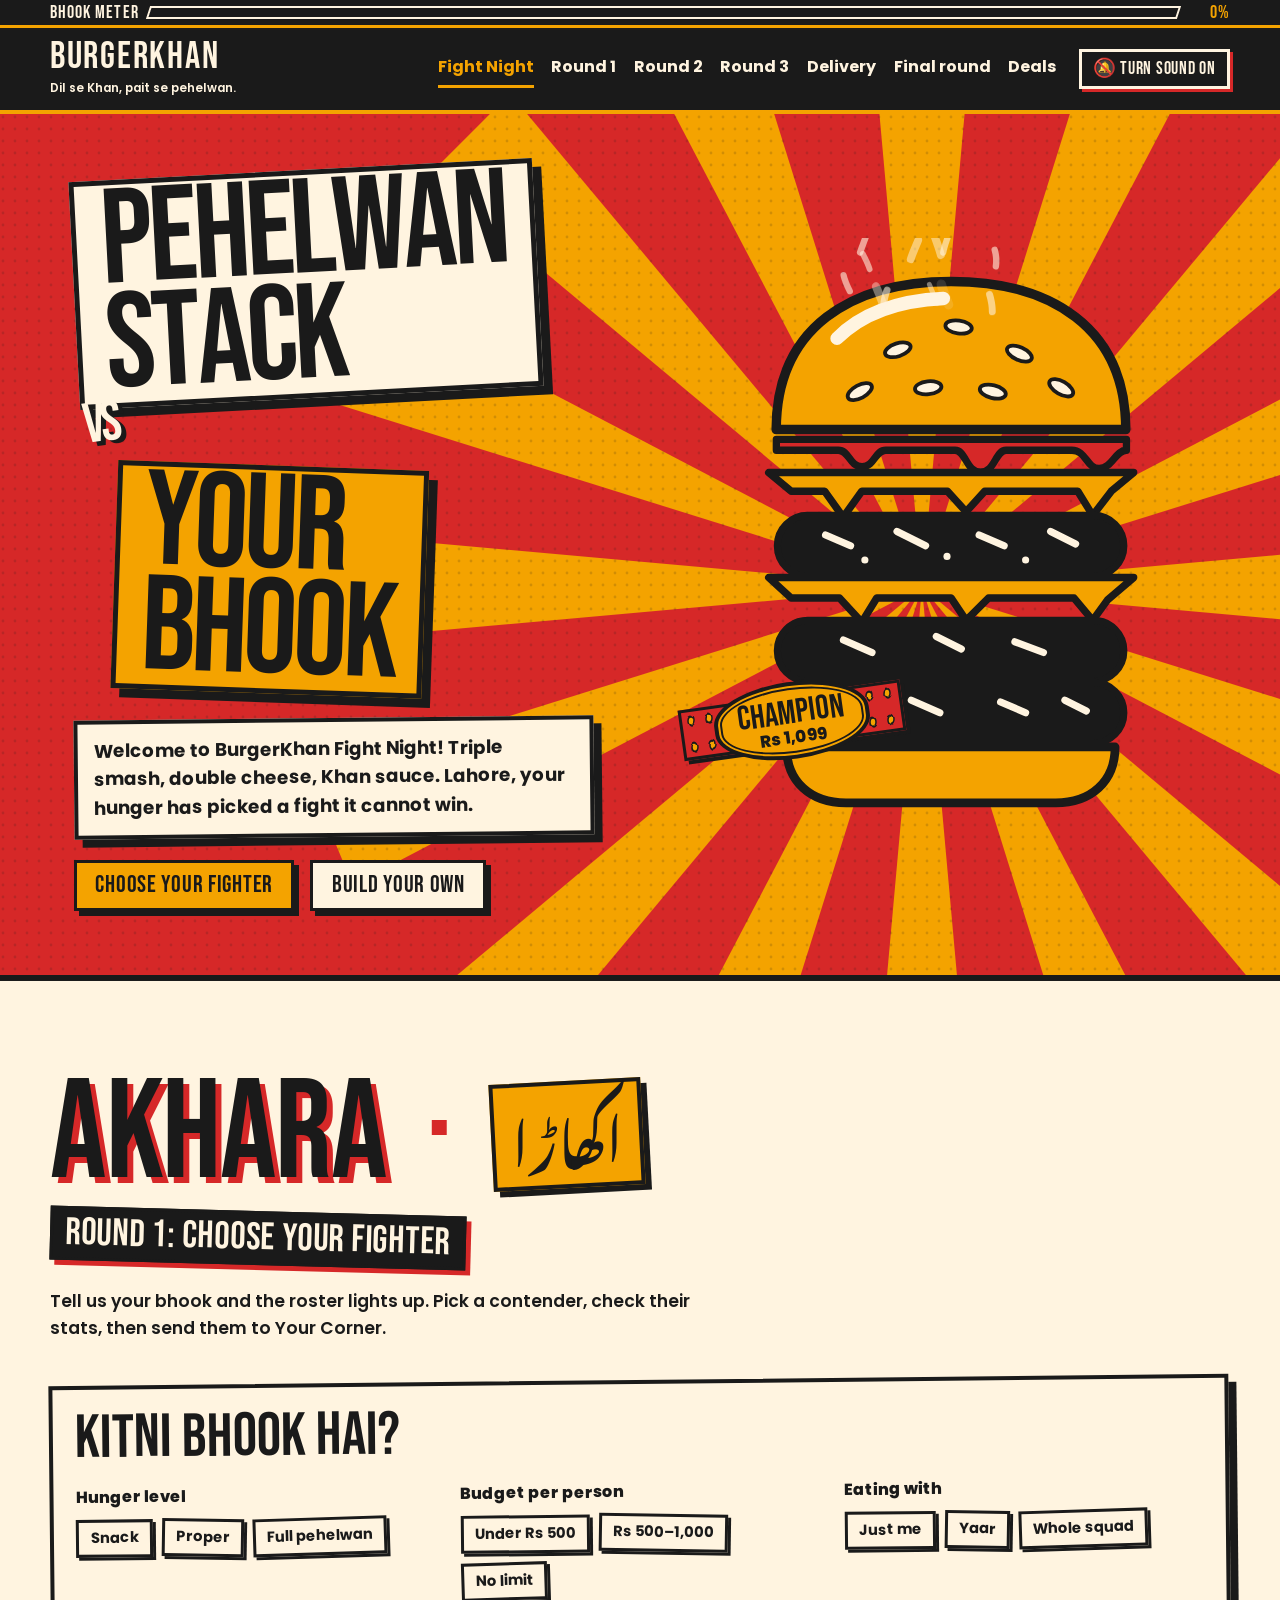
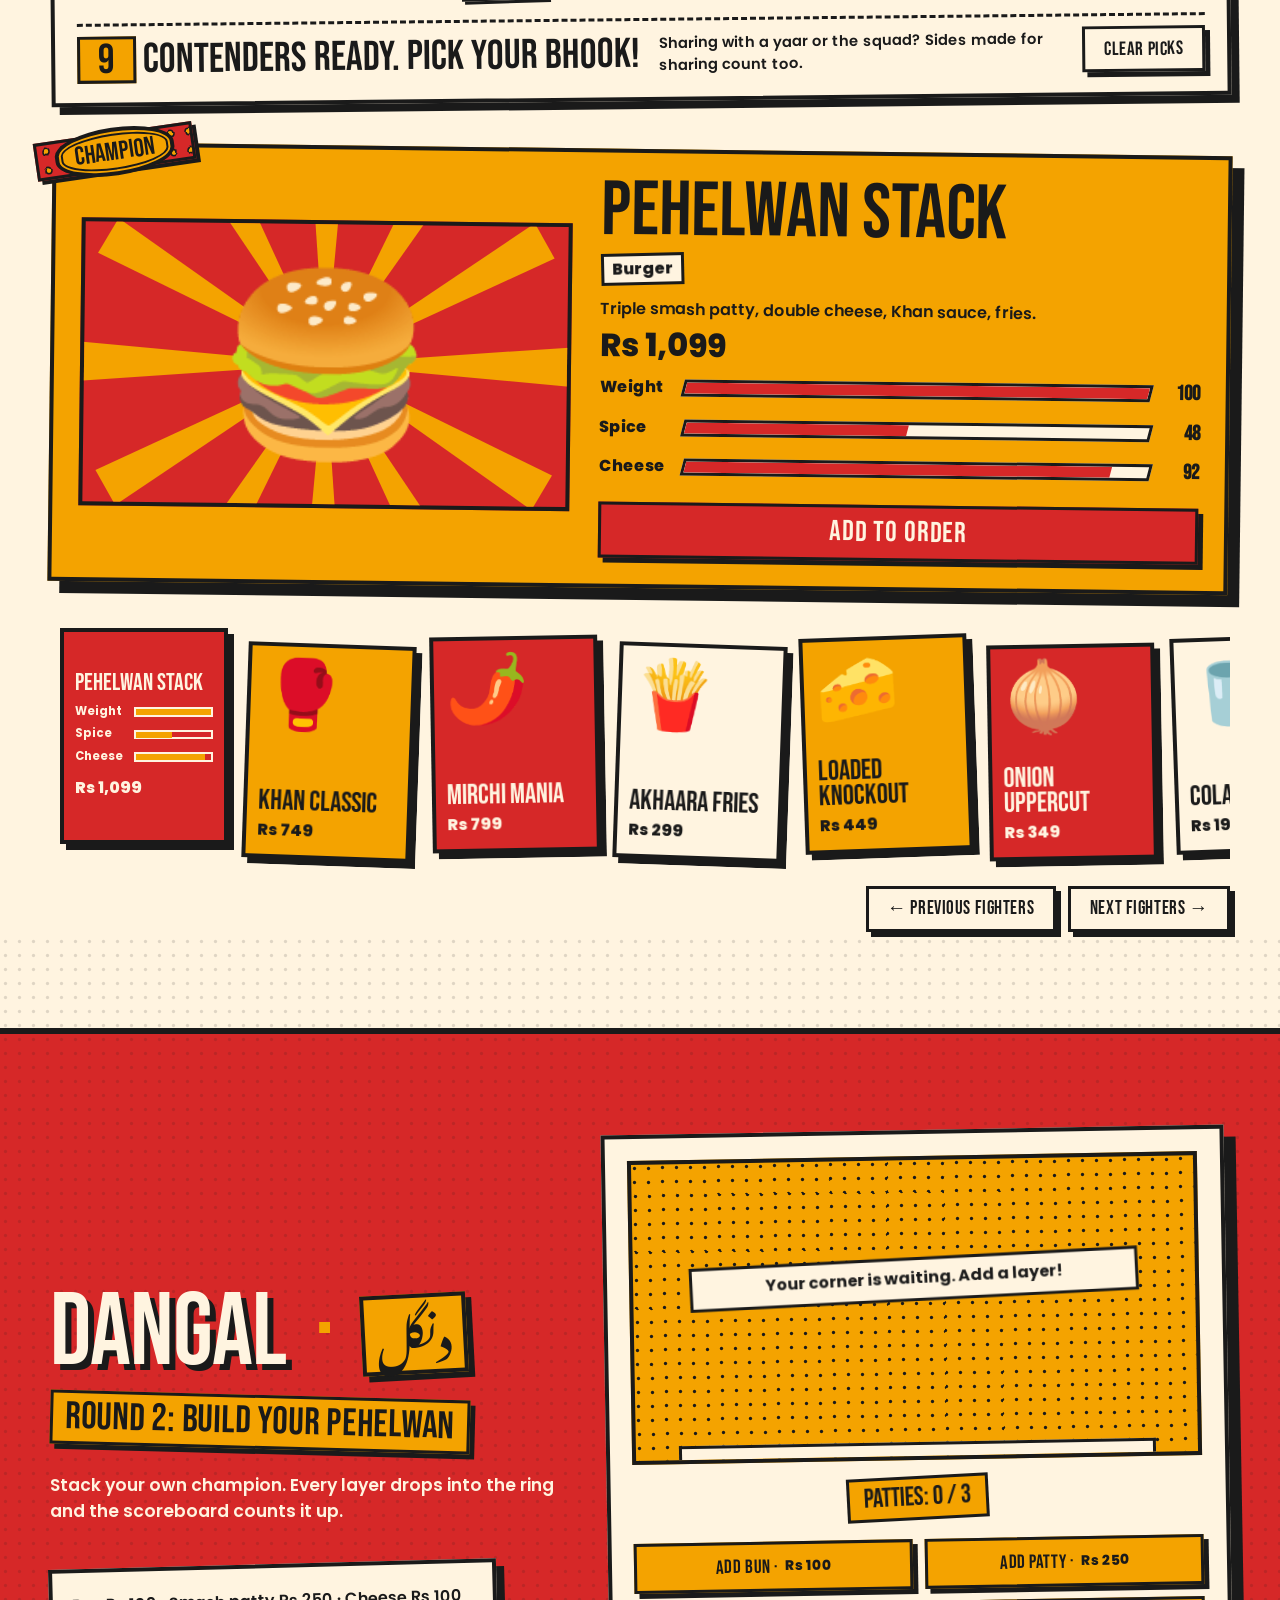
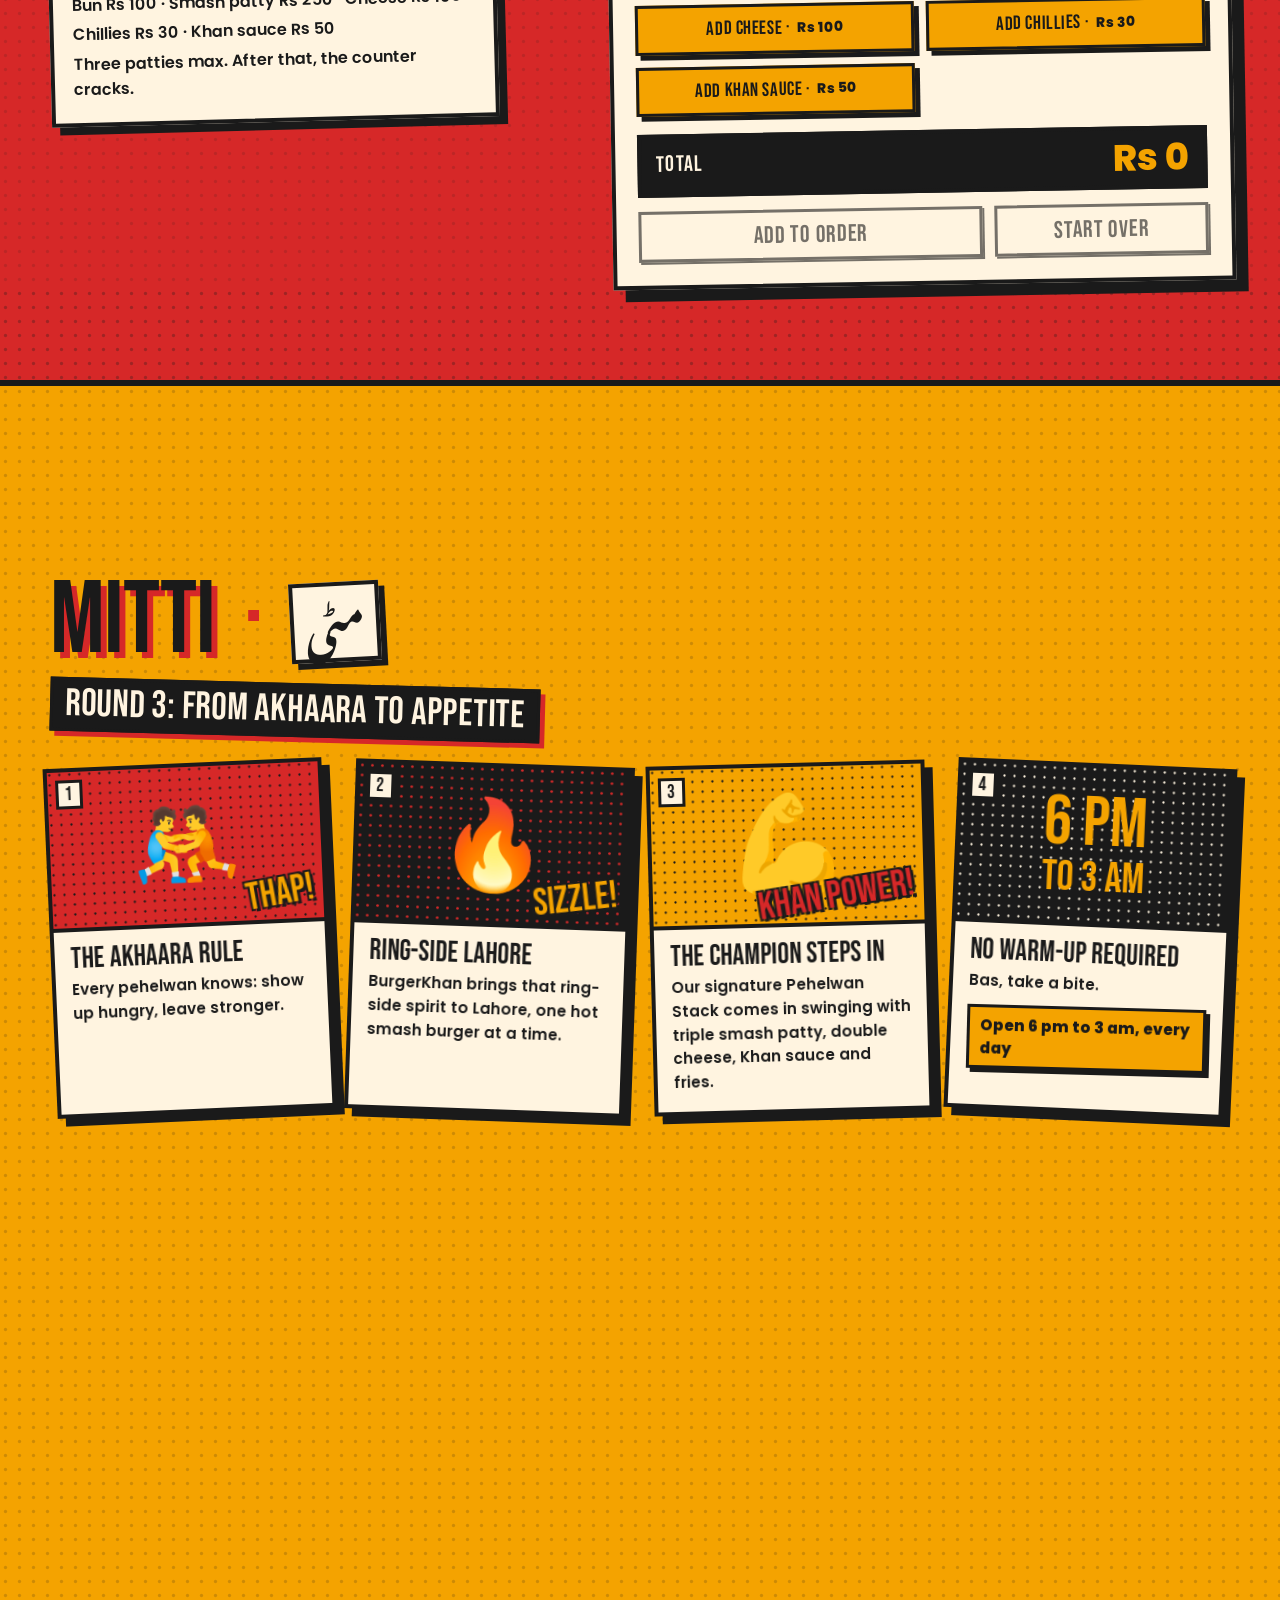
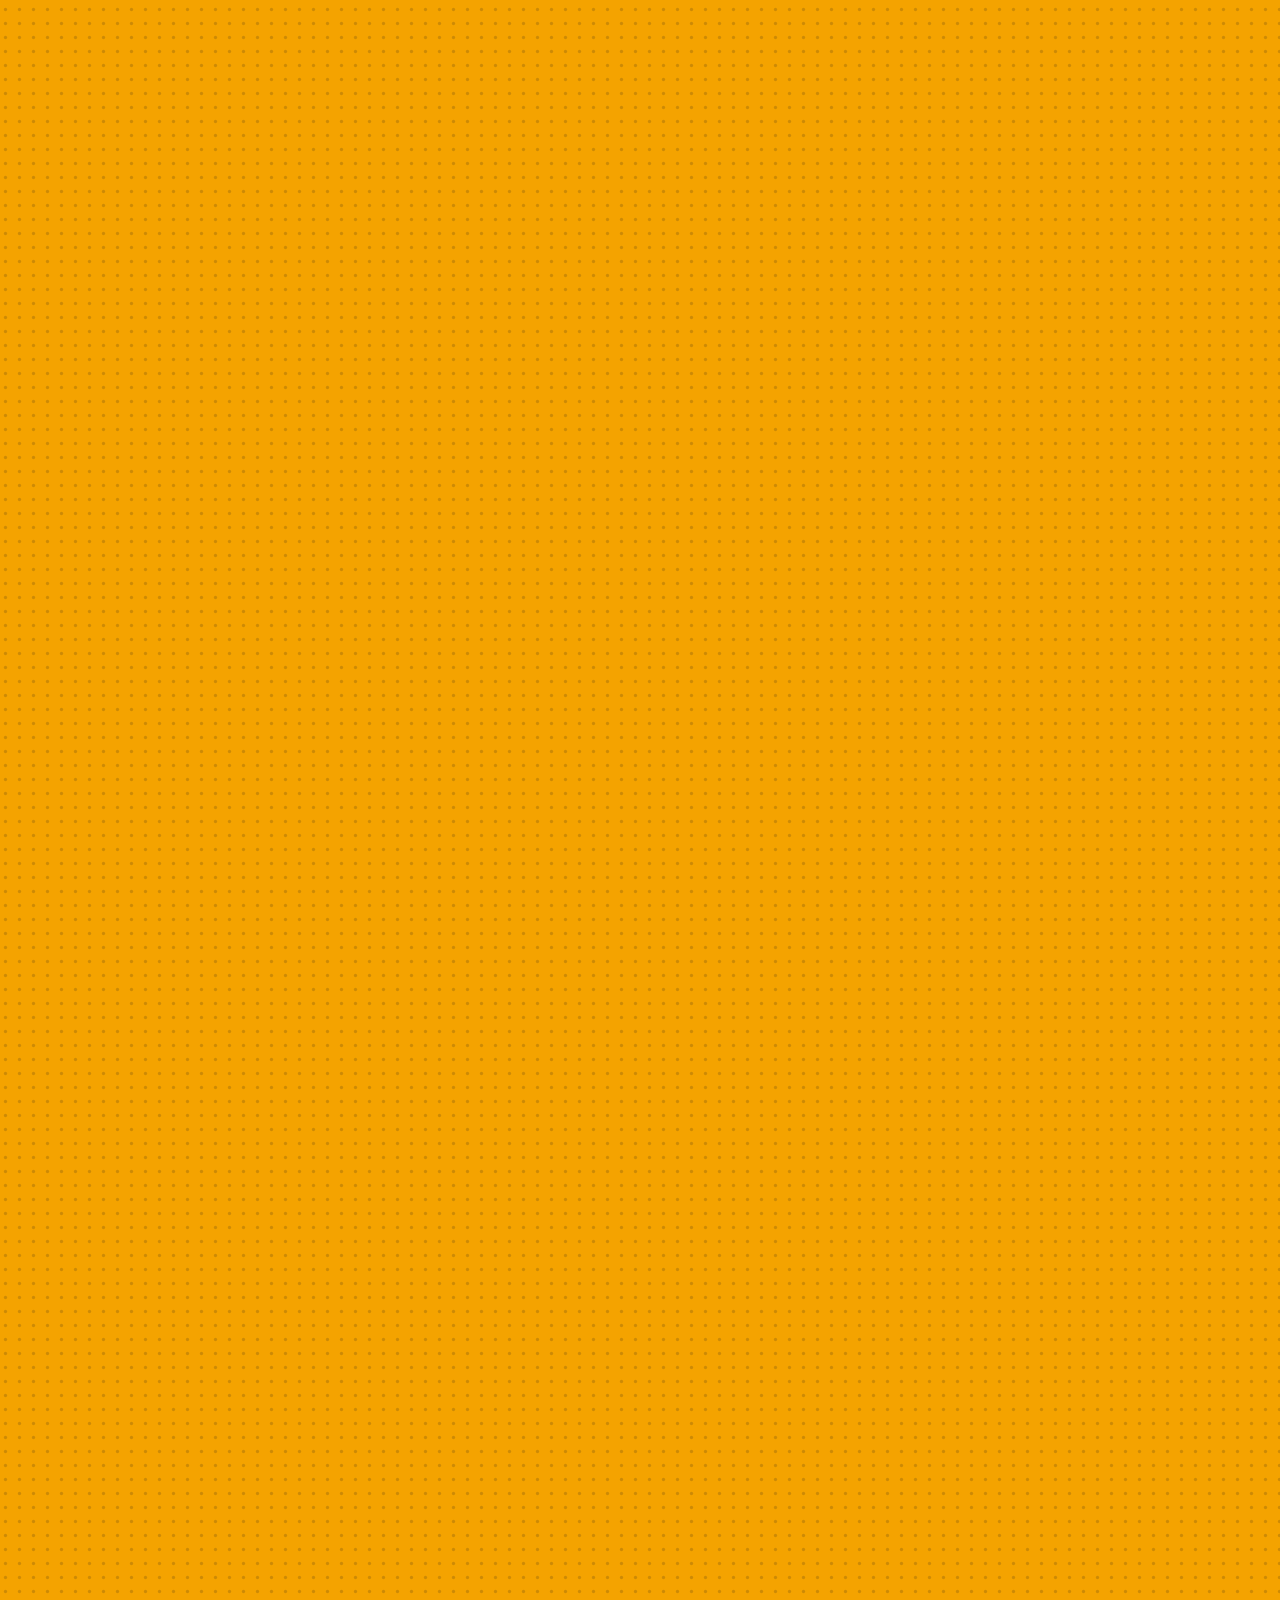
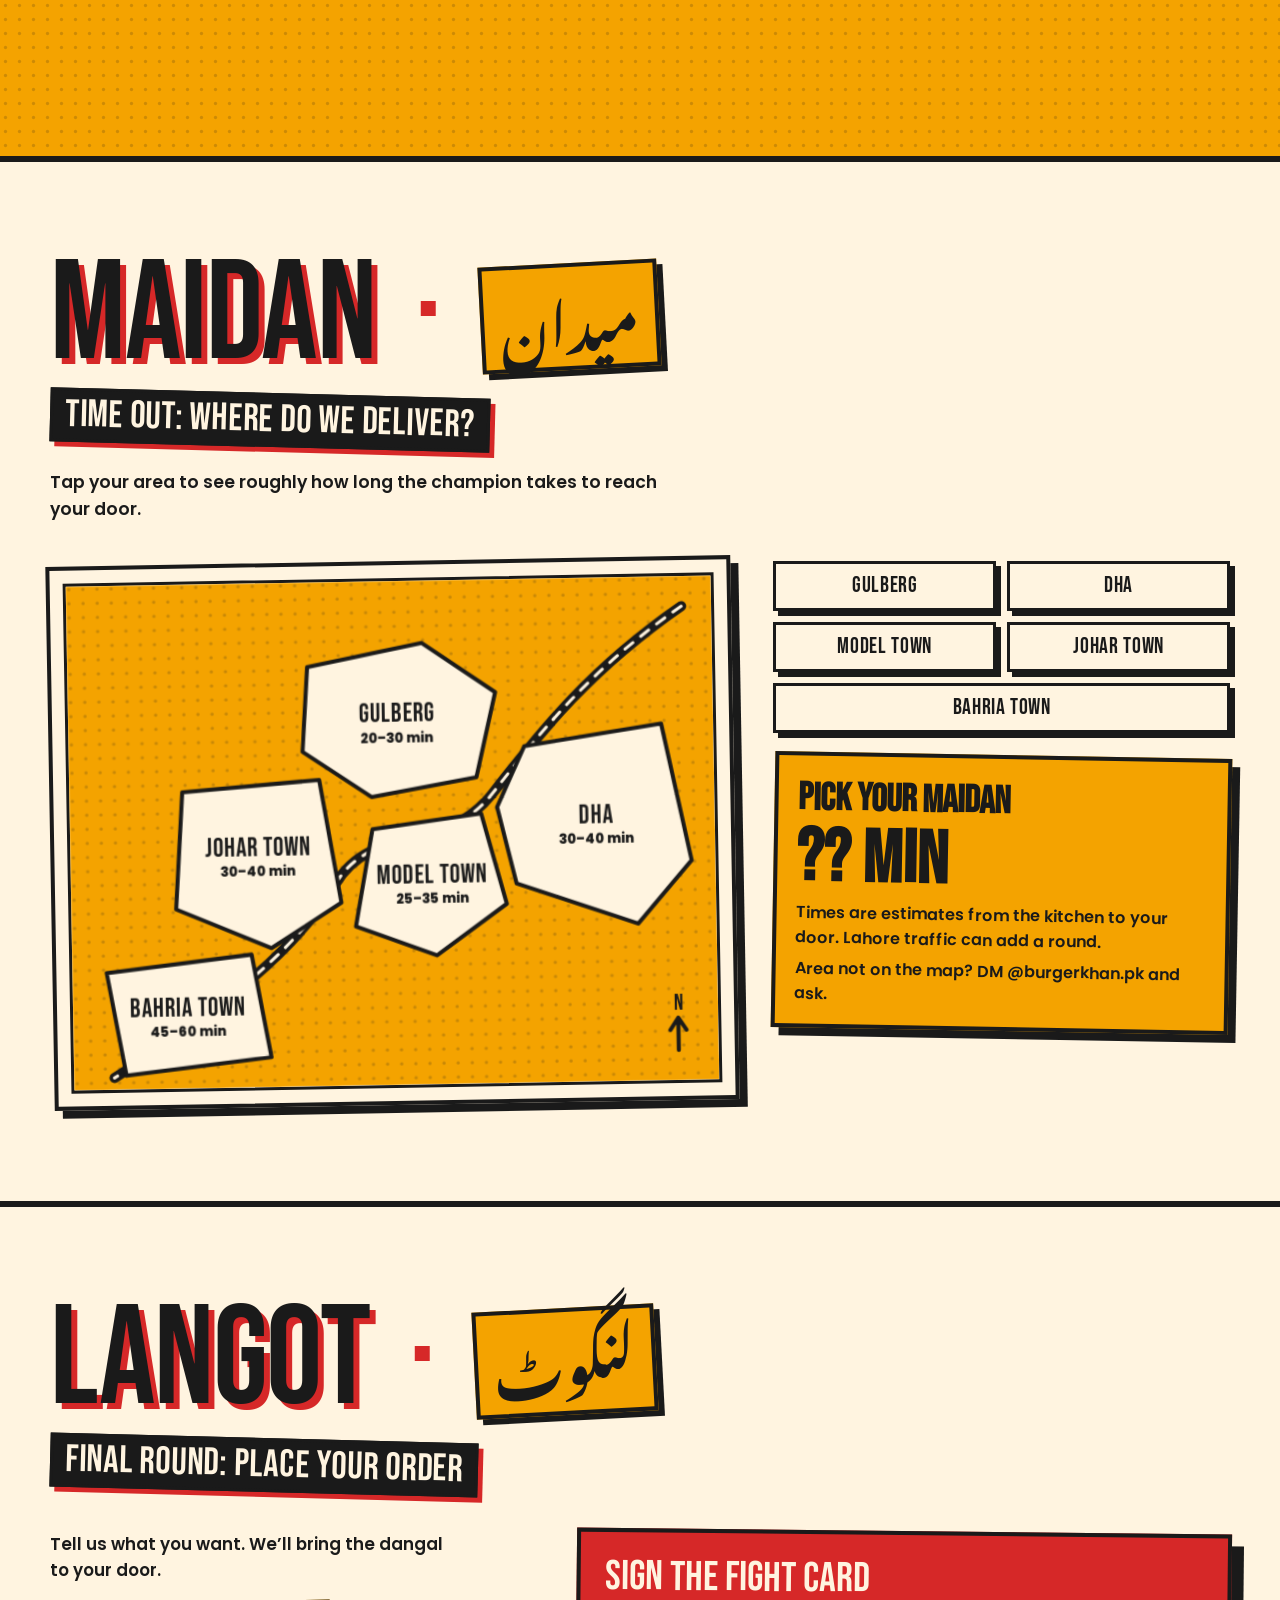
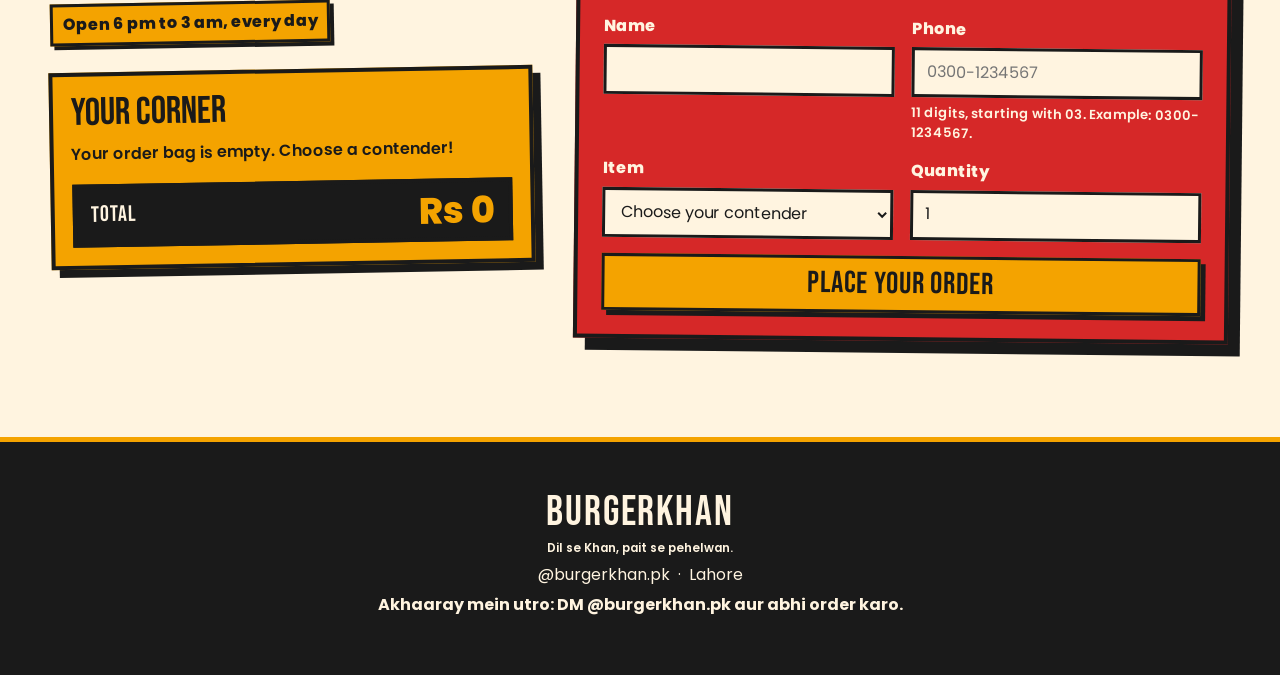
<file: index.html>
<!doctype html>
<html lang="en">
<head>
  <meta charset="utf-8">
  <meta name="viewport" content="width=device-width, initial-scale=1, viewport-fit=cover">
  <meta name="theme-color" content="#1A1A1A">
  <title>BurgerKhan Fight Night | Dil se Khan, pait se pehelwan.</title>
  <meta name="description" content="Pehelwan-sized smash burgers, delivered across Lahore. Step into the BurgerKhan akhaara for Fight Night.">
  <script>
    /* Runs before first paint: night arena after 11 pm, and the intro once per visit. */
    (function () {
      var root = document.documentElement;
      var query = location.search;
      var hour = new Date().getHours();
      if (/[?&]night\b/.test(query) || (!/[?&]day\b/.test(query) && (hour >= 23 || hour < 5))) root.classList.add("night");
      try {
        if (!matchMedia("(prefers-reduced-motion: reduce)").matches && !sessionStorage.getItem("bk-intro-seen") && !/[?&]nointro\b/.test(query)) {
          root.classList.add("play-intro");
        }
      } catch (error) { /* storage blocked: skip the intro */ }
    })();
  </script>
  <link rel="preconnect" href="https://fonts.googleapis.com">
  <link rel="preconnect" href="https://fonts.gstatic.com" crossorigin>
  <link href="https://fonts.googleapis.com/css2?family=Bebas+Neue&family=Noto+Nastaliq+Urdu:wght@700&family=Poppins:wght@400;600;700;800&display=swap" rel="stylesheet">
  <link rel="stylesheet" href="styles.css">
  <link rel="stylesheet" href="pages.css">
  <script src="site.js" defer></script>
  <script src="home.js" defer></script>
</head>
<body>
  <!-- ================= ENTRANCE ================= -->
  <div class="intro" id="intro" role="dialog" aria-modal="true" aria-label="Fight Night intro">
    <div class="intro-stage" id="intro-stage">
      <span class="intro-spot" style="--x: 18%; --from: -20deg; --d: 0s" aria-hidden="true"></span>
      <span class="intro-spot" style="--x: 50%; --from: 10deg; --d: -1.2s" aria-hidden="true"></span>
      <span class="intro-spot" style="--x: 82%; --from: 22deg; --d: -0.6s" aria-hidden="true"></span>
      <span class="intro-ring" aria-hidden="true"></span>
      <span class="intro-rope" aria-hidden="true"></span>
      <span class="intro-rope" aria-hidden="true"></span>
      <span class="intro-rope" aria-hidden="true"></span>
      <p class="intro-announcer" aria-hidden="true"><span class="line-1" id="intro-line-1"></span><span class="line-2" id="intro-line-2"></span></p>
      <p class="sr-only">Ladies and gentlemen… Lahore ki bhook ke khilaf… Pehelwan Stack versus Your Bhook!</p>
      <div class="intro-fight" aria-hidden="true">
        <span class="intro-name left" id="intro-left">Pehelwan Stack</span>
        <span class="intro-vs" id="intro-vs">Vs</span>
        <span class="intro-name right" id="intro-right">Your Bhook</span>
      </div>
      <div class="intro-flash" id="intro-flash" aria-hidden="true">
        <svg viewBox="0 0 48 48"><path d="M11 33h26l-4-5V18a9 9 0 0 0-18 0v10l-4 5Zm9 5a4 4 0 0 0 8 0"/></svg>
      </div>
    </div>
    <button class="button intro-skip" type="button" id="intro-skip">Skip intro</button>
  </div>

  <!-- ================= LIVING BACKGROUND ================= -->
  <div class="bg-stage" id="bg-stage" aria-hidden="true"><div class="bg-dots"></div></div>
  <div class="night-spots" aria-hidden="true">
    <span class="cone" style="--x: 15%; --t: 11s"></span>
    <span class="cone" style="--x: 55%; --t: 8s; --d: -3s"></span>
    <span class="cone" style="--x: 90%; --t: 13s; --d: -6s"></span>
  </div>

  <!-- ================= ROUND CARD ================= -->
  <div class="round-flash" id="round-flash" aria-hidden="true">
    <svg class="round-flash-bell" viewBox="0 0 48 48"><path d="M11 33h26l-4-5V18a9 9 0 0 0-18 0v10l-4 5Zm9 5a4 4 0 0 0 8 0"/></svg>
    <span id="round-flash-title">ROUND 1</span>
    <span class="round-flash-sub" id="round-flash-sub"></span>
  </div>

  <!-- ================= BHOOK METER + HEADER ================= -->
  <div class="bhook-meter" id="bhook-meter" role="progressbar" aria-label="Bhook meter: how far through Fight Night you are" aria-valuemin="0" aria-valuemax="100" aria-valuenow="0">
    <span class="bhook-label" aria-hidden="true">Bhook meter</span>
    <span class="bhook-track" aria-hidden="true"><span class="bhook-fill" id="bhook-fill"></span><span class="bhook-ticks"></span></span>
    <span class="bhook-pct" id="bhook-pct" aria-hidden="true">0%</span>
  </div>

  <header class="site-header" id="site-header">
    <div class="header-inner">
      <a class="brand" href="index.html" aria-label="BurgerKhan home">
        <span class="brand-name">BURGERKHAN</span>
        <span class="brand-tagline">Dil se Khan, pait se pehelwan.</span>
      </a>
      <nav class="site-nav" aria-label="Main navigation">
        <a href="index.html" aria-current="page">Fight Night</a>
        <a href="#menu">Round 1</a>
        <a href="#builder">Round 2</a>
        <a href="#story">Round 3</a>
        <a href="#delivery">Delivery</a>
        <a href="#order">Final round</a>
        <a href="deals.html">Deals</a>
      </nav>
      <button class="sound-toggle" type="button" data-sound-toggle aria-pressed="false"><span aria-hidden="true">🔕</span> <span class="sound-text">Turn sound on</span></button>
    </div>
  </header>

  <main id="main" tabindex="-1">
    <!-- ================= HERO ================= -->
    <section class="hero" id="top" data-fx aria-labelledby="hero-title">
      <svg class="sunburst" viewBox="-100 -100 200 200" aria-hidden="true">
        <g>
          <polygon points="0,0 -9,-100 9,-100"/>
          <polygon points="0,0 -9,-100 9,-100" transform="rotate(22.5)"/>
          <polygon points="0,0 -9,-100 9,-100" transform="rotate(45)"/>
          <polygon points="0,0 -9,-100 9,-100" transform="rotate(67.5)"/>
          <polygon points="0,0 -9,-100 9,-100" transform="rotate(90)"/>
          <polygon points="0,0 -9,-100 9,-100" transform="rotate(112.5)"/>
          <polygon points="0,0 -9,-100 9,-100" transform="rotate(135)"/>
          <polygon points="0,0 -9,-100 9,-100" transform="rotate(157.5)"/>
          <polygon points="0,0 -9,-100 9,-100" transform="rotate(180)"/>
          <polygon points="0,0 -9,-100 9,-100" transform="rotate(202.5)"/>
          <polygon points="0,0 -9,-100 9,-100" transform="rotate(225)"/>
          <polygon points="0,0 -9,-100 9,-100" transform="rotate(247.5)"/>
          <polygon points="0,0 -9,-100 9,-100" transform="rotate(270)"/>
          <polygon points="0,0 -9,-100 9,-100" transform="rotate(292.5)"/>
          <polygon points="0,0 -9,-100 9,-100" transform="rotate(315)"/>
          <polygon points="0,0 -9,-100 9,-100" transform="rotate(337.5)"/>
        </g>
      </svg>
      <div class="hero-inner">
        <div class="fight-poster">
          <p class="night-banner">Raat ka dangal shuru!</p>
          <h1 id="hero-title" aria-label="Pehelwan Stack vs Your Bhook">
            <span class="h-line first" aria-hidden="true"><span class="h-word">Pehelwan</span><span class="h-word">Stack</span></span>
            <span class="versus" aria-hidden="true">Vs</span>
            <span class="h-line second" aria-hidden="true"><span class="h-word">Your</span><span class="h-word">Bhook</span></span>
          </h1>
          <p class="hero-copy panel">Welcome to BurgerKhan Fight Night! Triple smash, double cheese, Khan sauce. Lahore, your hunger has picked a fight it cannot win.</p>
          <div class="hero-actions">
            <a class="button" href="#menu">Choose your fighter</a>
            <a class="button button-cream" href="#builder">Build your own</a>
          </div>
        </div>

        <div class="hero-art">
          <canvas class="steam" id="steam" aria-hidden="true"></canvas>
          <button class="mega-burger" id="mega-burger" type="button" aria-expanded="false" aria-label="Pehelwan Stack: bun, Khan sauce, double cheese, triple smash patty. Press to pull it apart.">
            <span class="layer l-bun-top" style="--o: -3.4; --r: -5deg">
              <svg viewBox="0 0 200 90" aria-hidden="true">
                <path d="M8 84C8 30 48 6 100 6s92 24 92 78Z" fill="#F4A300" stroke="#1A1A1A" stroke-width="5" stroke-linejoin="round"/>
                <path d="M40 36c14-14 34-20 56-21" fill="none" stroke="#FFF4E0" stroke-width="7" stroke-linecap="round"/>
                <g fill="#FFF4E0" stroke="#1A1A1A" stroke-width="2">
                  <ellipse cx="72" cy="42" rx="7" ry="3.4" transform="rotate(-18 72 42)"/>
                  <ellipse cx="104" cy="30" rx="7" ry="3.4" transform="rotate(8 104 30)"/>
                  <ellipse cx="136" cy="44" rx="7" ry="3.4" transform="rotate(24 136 44)"/>
                  <ellipse cx="88" cy="62" rx="7" ry="3.4" transform="rotate(-6 88 62)"/>
                  <ellipse cx="122" cy="64" rx="7" ry="3.4" transform="rotate(14 122 64)"/>
                  <ellipse cx="158" cy="62" rx="7" ry="3.4" transform="rotate(30 158 62)"/>
                  <ellipse cx="52" cy="64" rx="7" ry="3.4" transform="rotate(-28 52 64)"/>
                </g>
              </svg>
              <span class="layer-tag left" style="--tr: -4deg" aria-hidden="true">Bun</span>
            </span>
            <span class="layer l-sauce" style="--o: -2.4; --r: 3deg">
              <svg viewBox="0 0 200 24" aria-hidden="true"><path d="M4 4h192v6c-6 0-8 10-15 10s-7-10-15-10h-36c-6 0-6 12-14 12s-8-12-14-12H64c-6 0-6 9-13 9s-7-9-13-9H4Z" fill="#D62828" stroke="#1A1A1A" stroke-width="4" stroke-linejoin="round"/></svg>
              <span class="layer-tag right" style="--tr: 3deg" aria-hidden="true">Khan sauce</span>
            </span>
            <span class="layer l-cheese" style="--o: -1.4; --r: -2deg">
              <svg viewBox="0 0 200 28" aria-hidden="true"><path d="M2 3h196l-12 10-10 13-8-13h-50l-10 11-10-11H52l-10 14-10-14H14Z" fill="#F4A300" stroke="#1A1A1A" stroke-width="4" stroke-linejoin="round"/></svg>
              <span class="layer-tag left" style="--tr: -2deg" aria-hidden="true">Double cheese</span>
            </span>
            <span class="layer l-patty" style="--o: -0.4; --r: 2deg">
              <svg viewBox="0 0 200 40" aria-hidden="true"><rect x="3" y="3" width="194" height="34" rx="17" fill="#1A1A1A" stroke="#1A1A1A" stroke-width="4"/><path d="M30 14l14 6M70 12l16 8M116 14l14 6M156 12l14 7" stroke="#FFF4E0" stroke-width="4" stroke-linecap="round"/><g fill="#FFF4E0"><circle cx="52" cy="28" r="2"/><circle cx="98" cy="26" r="2"/><circle cx="142" cy="28" r="2"/></g></svg>
              <span class="layer-tag right" style="--tr: 4deg" aria-hidden="true">Triple smash patty</span>
            </span>
            <span class="layer l-cheese" style="--o: 0.6; --r: -3deg">
              <svg viewBox="0 0 200 28" aria-hidden="true"><path d="M2 3h196l-14 12-8 11-10-12h-46l-12 12-8-12H60l-8 13-12-13H14Z" fill="#F4A300" stroke="#1A1A1A" stroke-width="4" stroke-linejoin="round"/></svg>
            </span>
            <span class="layer l-patty" style="--o: 1.6; --r: 3deg">
              <svg viewBox="0 0 200 40" aria-hidden="true"><rect x="3" y="3" width="194" height="34" rx="17" fill="#1A1A1A" stroke="#1A1A1A" stroke-width="4"/><path d="M40 14l16 7M92 12l14 7M136 15l16 6" stroke="#FFF4E0" stroke-width="4" stroke-linecap="round"/></svg>
            </span>
            <span class="layer l-patty" style="--o: 2.6; --r: -2deg">
              <svg viewBox="0 0 200 40" aria-hidden="true"><rect x="3" y="3" width="194" height="34" rx="17" fill="#1A1A1A" stroke="#1A1A1A" stroke-width="4"/><path d="M28 15l14 6M78 13l16 7M128 14l14 6M164 13l12 6" stroke="#FFF4E0" stroke-width="4" stroke-linecap="round"/></svg>
            </span>
            <span class="layer l-bun-bottom" style="--o: 3.6; --r: 4deg">
              <svg viewBox="0 0 200 40" aria-hidden="true"><path d="M6 4h188c0 20-14 32-34 32H40C20 36 6 24 6 4Z" fill="#F4A300" stroke="#1A1A1A" stroke-width="5" stroke-linejoin="round"/></svg>
            </span>
          </button>
          <p class="belt-badge champ-stamp" aria-hidden="true"><span>Champion<small>Rs 1,099</small></span></p>
          <p class="burger-hint" id="burger-hint" aria-hidden="true">Tap the burger</p>
        </div>
      </div>
    </section>

    <!-- ================= ROUND 1: AKHARA ================= -->
    <section class="section menu-section" id="menu" data-fx data-round="ROUND 1" data-round-sub="Akhara: choose your fighter" aria-labelledby="menu-title">
      <div class="section-inner">
        <div class="round-head">
          <h2 class="section-heading" id="menu-title"><span class="sh-word">Akhara</span><span class="sh-dot" aria-hidden="true">·</span><span class="sh-urdu" lang="ur" dir="rtl">اکھاڑا</span></h2>
          <p class="round-tag">Round 1: Choose your fighter</p>
          <p class="section-intro">Tell us your bhook and the roster lights up. Pick a contender, check their stats, then send them to Your Corner.</p>
        </div>

        <form class="picker panel" id="picker" aria-labelledby="picker-title">
          <h3 class="picker-title" id="picker-title">Kitni bhook hai?</h3>
          <fieldset>
            <legend>Hunger level</legend>
            <div class="chips">
              <label class="chip"><input type="radio" name="hunger" value="snack"><span>Snack</span></label>
              <label class="chip"><input type="radio" name="hunger" value="proper"><span>Proper</span></label>
              <label class="chip"><input type="radio" name="hunger" value="full"><span>Full pehelwan</span></label>
            </div>
          </fieldset>
          <fieldset>
            <legend>Budget per person</legend>
            <div class="chips">
              <label class="chip"><input type="radio" name="budget" value="499"><span>Under Rs 500</span></label>
              <label class="chip"><input type="radio" name="budget" value="1000"><span>Rs 500–1,000</span></label>
              <label class="chip"><input type="radio" name="budget" value="any"><span>No limit</span></label>
            </div>
          </fieldset>
          <fieldset>
            <legend>Eating with</legend>
            <div class="chips">
              <label class="chip"><input type="radio" name="crew" value="solo"><span>Just me</span></label>
              <label class="chip"><input type="radio" name="crew" value="yaar"><span>Yaar</span></label>
              <label class="chip"><input type="radio" name="crew" value="squad"><span>Whole squad</span></label>
            </div>
          </fieldset>
          <div class="picker-result">
            <p class="match-count" id="match-count" aria-live="polite"><strong id="match-n">9</strong> <span id="match-text">contenders ready. Pick your bhook!</span></p>
            <p class="match-hint" id="match-hint">Sharing with a yaar or the squad? Sides made for sharing count too.</p>
            <button class="button button-cream picker-clear" type="reset">Clear picks</button>
          </div>
        </form>

        <div class="select-screen">
          <article class="fighter-preview panel" id="fighter-preview" aria-labelledby="fp-name">
            <div class="fp-art">
              <span class="fp-emoji" id="fp-emoji" aria-hidden="true">🍔</span>
            </div>
            <p class="belt-badge fp-badge" id="fp-badge"><span>Champion</span></p>
            <div class="fp-info">
              <h3 class="fp-name" id="fp-name">Pehelwan Stack</h3>
              <p class="fp-type" id="fp-type">Burger</p>
              <p class="fp-desc" id="fp-desc">Triple smash patty, double cheese, Khan sauce, fries.</p>
              <p class="fp-price" id="fp-price">Rs 1,099</p>
              <div class="stat"><span>Weight</span><span class="stat-track" aria-hidden="true"><span class="stat-fill" id="stat-weight" style="--v: 1"></span></span><span class="stat-num" id="num-weight">100</span></div>
              <div class="stat"><span>Spice</span><span class="stat-track" aria-hidden="true"><span class="stat-fill" id="stat-spice" style="--v: 0.48"></span></span><span class="stat-num" id="num-spice">48</span></div>
              <div class="stat"><span>Cheese</span><span class="stat-track" aria-hidden="true"><span class="stat-fill" id="stat-cheese" style="--v: 0.92"></span></span><span class="stat-num" id="num-cheese">92</span></div>
              <button class="button button-red fp-add" id="fighter-add" type="button" data-add-item="Pehelwan Stack">Add to order</button>
            </div>
          </article>

          <div class="roster-wrap">
            <ul class="roster" id="roster" aria-label="Fighter roster: burgers, sides and drinks">
              <li><button class="fighter-card" type="button" aria-pressed="true" data-name="Pehelwan Stack" data-emoji="🍔" data-type="Burger" data-price="1099" data-weight="100" data-spice="48" data-cheese="92" data-hunger="full" data-champion data-desc="Triple smash patty, double cheese, Khan sauce, fries."><span class="fc-inner"><span class="fc-face fc-front"><span class="fc-emoji" aria-hidden="true">🍔</span><span class="fc-name">Pehelwan Stack</span><span class="fc-price">Rs 1,099</span></span><span class="fc-face fc-back" aria-hidden="true"></span></span></button></li>
              <li><button class="fighter-card" type="button" aria-pressed="false" data-name="Khan Classic" data-emoji="🥊" data-type="Burger" data-price="749" data-weight="76" data-spice="30" data-cheese="70" data-hunger="proper full" data-desc="Double smash, sharp cheddar, house pickles."><span class="fc-inner"><span class="fc-face fc-front"><span class="fc-emoji" aria-hidden="true">🥊</span><span class="fc-name">Khan Classic</span><span class="fc-price">Rs 749</span></span><span class="fc-face fc-back" aria-hidden="true"></span></span></button></li>
              <li><button class="fighter-card" type="button" aria-pressed="false" data-name="Mirchi Mania" data-emoji="🌶️" data-type="Burger" data-price="799" data-weight="64" data-spice="100" data-cheese="46" data-hunger="proper" data-desc="Smash patty, green chilli, spicy Khan sauce."><span class="fc-inner"><span class="fc-face fc-front"><span class="fc-emoji" aria-hidden="true">🌶️</span><span class="fc-name">Mirchi Mania</span><span class="fc-price">Rs 799</span></span><span class="fc-face fc-back" aria-hidden="true"></span></span></button></li>
              <li><button class="fighter-card" type="button" aria-pressed="false" data-name="Akhaara Fries" data-emoji="🍟" data-type="Side" data-price="299" data-weight="34" data-spice="14" data-cheese="0" data-hunger="snack" data-share data-desc="Fries for the corner crew. Made for sharing."><span class="fc-inner"><span class="fc-face fc-front"><span class="fc-emoji" aria-hidden="true">🍟</span><span class="fc-name">Akhaara Fries</span><span class="fc-price">Rs 299</span></span><span class="fc-face fc-back" aria-hidden="true"></span></span></button></li>
              <li><button class="fighter-card" type="button" aria-pressed="false" data-name="Loaded Knockout" data-emoji="🧀" data-type="Side" data-price="449" data-weight="52" data-spice="22" data-cheese="96" data-hunger="snack proper" data-share data-desc="Loaded cheesy fries that hit like a knockout."><span class="fc-inner"><span class="fc-face fc-front"><span class="fc-emoji" aria-hidden="true">🧀</span><span class="fc-name">Loaded Knockout</span><span class="fc-price">Rs 449</span></span><span class="fc-face fc-back" aria-hidden="true"></span></span></button></li>
              <li><button class="fighter-card" type="button" aria-pressed="false" data-name="Onion Uppercut" data-emoji="🧅" data-type="Side" data-price="349" data-weight="38" data-spice="18" data-cheese="0" data-hunger="snack" data-share data-desc="Crunchy onion rings with a mean uppercut."><span class="fc-inner"><span class="fc-face fc-front"><span class="fc-emoji" aria-hidden="true">🧅</span><span class="fc-name">Onion Uppercut</span><span class="fc-price">Rs 349</span></span><span class="fc-face fc-back" aria-hidden="true"></span></span></button></li>
              <li><button class="fighter-card" type="button" aria-pressed="false" data-name="Cola Corner" data-emoji="🥤" data-type="Drink" data-price="199" data-weight="12" data-spice="0" data-cheese="0" data-hunger="snack" data-desc="Ice-cold cola for the corner break."><span class="fc-inner"><span class="fc-face fc-front"><span class="fc-emoji" aria-hidden="true">🥤</span><span class="fc-name">Cola Corner</span><span class="fc-price">Rs 199</span></span><span class="fc-face fc-back" aria-hidden="true"></span></span></button></li>
              <li><button class="fighter-card" type="button" aria-pressed="false" data-name="Nimbu Slam" data-emoji="🍋" data-type="Drink" data-price="249" data-weight="12" data-spice="6" data-cheese="0" data-hunger="snack" data-desc="Tangy nimbu cooler to cool the spice."><span class="fc-inner"><span class="fc-face fc-front"><span class="fc-emoji" aria-hidden="true">🍋</span><span class="fc-name">Nimbu Slam</span><span class="fc-price">Rs 249</span></span><span class="fc-face fc-back" aria-hidden="true"></span></span></button></li>
              <li><button class="fighter-card" type="button" aria-pressed="false" data-name="Mango Muscle" data-emoji="🥛" data-type="Drink" data-price="399" data-weight="28" data-spice="0" data-cheese="0" data-hunger="snack" data-desc="Thick mango drink for post-dangal muscles."><span class="fc-inner"><span class="fc-face fc-front"><span class="fc-emoji" aria-hidden="true">🥛</span><span class="fc-name">Mango Muscle</span><span class="fc-price">Rs 399</span></span><span class="fc-face fc-back" aria-hidden="true"></span></span></button></li>
            </ul>
            <div class="roster-nav">
              <button class="button button-cream" type="button" id="roster-prev">← Previous fighters</button>
              <button class="button button-cream" type="button" id="roster-next">Next fighters →</button>
            </div>
          </div>
        </div>
      </div>
    </section>

    <!-- ================= ROUND 2: DANGAL ================= -->
    <section class="section builder-section alive-dots" id="builder" data-fx data-round="ROUND 2" data-round-sub="Dangal: build your pehelwan" aria-labelledby="builder-title">
      <div class="section-inner builder-layout">
        <div>
          <div class="round-head">
            <h2 class="section-heading" id="builder-title"><span class="sh-word">Dangal</span><span class="sh-dot" aria-hidden="true">·</span><span class="sh-urdu" lang="ur" dir="rtl">دنگل</span></h2>
            <p class="round-tag">Round 2: Build your pehelwan</p>
            <p class="section-intro">Stack your own champion. Every layer drops into the ring and the scoreboard counts it up.</p>
          </div>
          <div class="builder-rules panel">
            <p>Bun Rs 100 · Smash patty Rs 250 · Cheese Rs 100</p>
            <p>Chillies Rs 30 · Khan sauce Rs 50</p>
            <p>Three patties max. After that, the counter cracks.</p>
          </div>
        </div>
        <div class="builder-panel panel">
          <div class="builder-stage" id="builder-stack">
            <span class="builder-plate" aria-hidden="true"></span>
            <p class="builder-empty" id="builder-empty">Your corner is waiting. Add a layer!</p>
          </div>
          <p class="patty-counter" id="patty-counter" aria-live="polite">Patties: <span id="patty-count">0</span> / 3</p>
          <div class="builder-controls" role="group" aria-label="Burger ingredients">
            <button class="button builder-ingredient" type="button" data-layer="bun" data-label="Bun" data-price="100">Add bun · <span class="price-tag">Rs 100</span></button>
            <button class="button builder-ingredient" type="button" data-layer="patty" data-label="Smash patty" data-price="250">Add patty · <span class="price-tag">Rs 250</span></button>
            <button class="button builder-ingredient" type="button" data-layer="cheese" data-label="Cheese" data-price="100">Add cheese · <span class="price-tag">Rs 100</span></button>
            <button class="button builder-ingredient" type="button" data-layer="chilli" data-label="Chillies" data-price="30">Add chillies · <span class="price-tag">Rs 30</span></button>
            <button class="button builder-ingredient" type="button" data-layer="sauce" data-label="Khan sauce" data-price="50">Add Khan sauce · <span class="price-tag">Rs 50</span></button>
          </div>
          <div class="scoreboard" aria-live="polite">
            <span class="scoreboard-label">Total</span>
            <span class="scoreboard-value" id="builder-price">Rs 0</span>
          </div>
          <div class="builder-actions">
            <button class="button button-red" id="builder-add" type="button" disabled>Add to order</button>
            <button class="button button-cream" id="builder-reset" type="button" disabled>Start over</button>
          </div>
          <p class="builder-limit" id="builder-limit" hidden>That's a full stack, pehelwan! Add it to your order or start over.</p>
        </div>
      </div>
    </section>

    <!-- ================= ROUND 3: MITTI ================= -->
    <section class="section story-section alive-dots" id="story" data-fx data-round="ROUND 3" data-round-sub="Mitti: the pehelwan story" aria-labelledby="story-title">
      <div class="story-track">
        <div class="story-sticky">
          <div class="section-inner">
            <div class="round-head">
              <h2 class="section-heading" id="story-title"><span class="sh-word">Mitti</span><span class="sh-dot" aria-hidden="true">·</span><span class="sh-urdu" lang="ur" dir="rtl">مٹی</span></h2>
              <p class="round-tag">Round 3: From akhaara to appetite</p>
            </div>
            <ol class="comic" id="comic">
              <li class="comic-panel panel">
                <div class="panel-art" aria-hidden="true"><span class="panel-num">1</span>🤼<span class="sfx">THAP!</span></div>
                <figure><figcaption><strong>The akhaara rule</strong>Every pehelwan knows: show up hungry, leave stronger.</figcaption></figure>
              </li>
              <li class="comic-panel panel">
                <div class="panel-art" aria-hidden="true"><span class="panel-num">2</span>🔥<span class="sfx">SIZZLE!</span></div>
                <figure><figcaption><strong>Ring-side Lahore</strong>BurgerKhan brings that ring-side spirit to Lahore, one hot smash burger at a time.</figcaption></figure>
              </li>
              <li class="comic-panel panel">
                <div class="panel-art"><span class="panel-num" aria-hidden="true">3</span><button class="flex-egg" id="flex-egg" type="button" aria-haspopup="dialog" aria-label="Flex the 💪 and start Bhook Dangal">💪</button><span class="sfx" aria-hidden="true">KHAN POWER!</span></div>
                <figure><figcaption><strong>The champion steps in</strong>Our signature Pehelwan Stack comes in swinging with triple smash patty, double cheese, Khan sauce and fries.</figcaption></figure>
              </li>
              <li class="comic-panel panel">
                <div class="panel-art" aria-hidden="true"><span class="panel-num">4</span><span class="clock"><span>6 pm</span><span>to 3 am</span></span></div>
                <figure><figcaption><strong>No warm-up required</strong>Bas, take a bite.<br><span class="hours">Open 6 pm to 3 am, every day</span></figcaption></figure>
              </li>
            </ol>
            <p class="scroll-cue" aria-hidden="true">Keep scrolling, the story fights on ↓</p>
          </div>
        </div>
      </div>
    </section>

    <!-- ================= TIME OUT: MAIDAN ================= -->
    <section class="section delivery-section" id="delivery" data-round="TIME OUT" data-round-sub="Maidan: delivery across Lahore" aria-labelledby="delivery-title">
      <div class="section-inner">
        <div class="round-head">
          <h2 class="section-heading" id="delivery-title"><span class="sh-word">Maidan</span><span class="sh-dot" aria-hidden="true">·</span><span class="sh-urdu" lang="ur" dir="rtl">میدان</span></h2>
          <p class="round-tag">Time out: Where do we deliver?</p>
          <p class="section-intro">Tap your area to see roughly how long the champion takes to reach your door.</p>
        </div>
        <div class="delivery-layout">
          <div class="map-frame panel">
            <svg class="lahore-map" id="lahore-map" viewBox="0 0 640 500" role="img" aria-labelledby="map-title">
              <title id="map-title">Stylised map of BurgerKhan delivery areas in Lahore: Gulberg, DHA, Model Town, Johar Town and Bahria Town</title>
              <defs>
                <pattern id="map-dots" width="14" height="14" patternUnits="userSpaceOnUse"><circle cx="3" cy="3" r="1.6" fill="#1A1A1A" fill-opacity="0.22"/></pattern>
              </defs>
              <rect class="map-ground" width="640" height="500"/>
              <rect class="map-dots" width="640" height="500"/>
              <path class="canal" d="M610 30C520 90 470 150 420 212S300 238 262 300 150 420 40 488"/>
              <path class="canal-inner" d="M610 30C520 90 470 150 420 212S300 238 262 300 150 420 40 488"/>
              <g class="area" data-area="gulberg">
                <polygon class="area-shape" points="238,84 352,62 424,112 404,196 300,214 232,168"/>
                <text class="area-label" x="326" y="140" text-anchor="middle">GULBERG</text>
                <text class="area-time" x="326" y="160" text-anchor="middle">20–30 min</text>
              </g>
              <g class="area" data-area="dha">
                <polygon class="area-shape" points="452,166 588,146 616,282 562,344 442,302 424,226"/>
                <text class="area-label" x="522" y="244" text-anchor="middle">DHA</text>
                <text class="area-time" x="522" y="264" text-anchor="middle">30–40 min</text>
              </g>
              <g class="area" data-area="model-town">
                <polygon class="area-shape" points="300,246 408,232 432,322 362,372 282,342"/>
                <text class="area-label" x="358" y="300" text-anchor="middle">MODEL TOWN</text>
                <text class="area-time" x="358" y="320" text-anchor="middle">25–35 min</text>
              </g>
              <g class="area" data-area="johar-town">
                <polygon class="area-shape" points="112,206 248,196 268,318 198,362 104,322"/>
                <text class="area-label" x="186" y="270" text-anchor="middle">JOHAR TOWN</text>
                <text class="area-time" x="186" y="290" text-anchor="middle">30–40 min</text>
              </g>
              <g class="area" data-area="bahria-town">
                <polygon class="area-shape" points="34,384 178,368 196,470 52,486"/>
                <text class="area-label" x="114" y="428" text-anchor="middle">BAHRIA TOWN</text>
                <text class="area-time" x="114" y="448" text-anchor="middle">45–60 min</text>
              </g>
              <text class="map-pin" id="map-pin" x="0" y="0" text-anchor="middle">📍</text>
              <text class="map-compass" x="600" y="430" text-anchor="middle">N</text>
              <path d="M600 470V440M592 450l8-12 8 12" fill="none" stroke="#1A1A1A" stroke-width="4" stroke-linecap="round" stroke-linejoin="round"/>
            </svg>
          </div>
          <div>
            <ul class="area-buttons" aria-label="Delivery areas">
              <li><button class="button button-cream area-button" type="button" aria-pressed="false" data-area="gulberg">Gulberg</button></li>
              <li><button class="button button-cream area-button" type="button" aria-pressed="false" data-area="dha">DHA</button></li>
              <li><button class="button button-cream area-button" type="button" aria-pressed="false" data-area="model-town">Model Town</button></li>
              <li><button class="button button-cream area-button" type="button" aria-pressed="false" data-area="johar-town">Johar Town</button></li>
              <li><button class="button button-cream area-button" type="button" aria-pressed="false" data-area="bahria-town">Bahria Town</button></li>
            </ul>
            <div class="area-info panel" aria-live="polite">
              <p class="area-info-name" id="area-name">Pick your maidan</p>
              <p class="area-info-time" id="area-time">?? min</p>
              <p id="area-note">Times are estimates from the kitchen to your door. Lahore traffic can add a round.</p>
              <p>Area not on the map? DM @burgerkhan.pk and ask.</p>
            </div>
          </div>
        </div>
      </div>
    </section>

    <!-- ================= FINAL ROUND: LANGOT ================= -->
    <section class="section order-section" id="order" data-round="FINAL ROUND" data-round-sub="Langot: place your order" aria-labelledby="order-title">
      <div class="section-inner">
        <div class="round-head">
          <h2 class="section-heading" id="order-title"><span class="sh-word">Langot</span><span class="sh-dot" aria-hidden="true">·</span><span class="sh-urdu" lang="ur" dir="rtl">لنگوٹ</span></h2>
          <p class="round-tag">Final round: Place your order</p>
        </div>
        <div class="order-layout">
          <div>
            <p class="order-note">Tell us what you want. We’ll bring the dangal to your door.</p>
            <p class="hours">Open 6 pm to 3 am, every day</p>
            <div class="corner-bag panel" aria-labelledby="bag-title">
              <h3 id="bag-title">Your Corner</h3>
              <p class="bag-empty" id="bag-empty">Your order bag is empty. Choose a contender!</p>
              <ul class="bag-list" id="bag-list" hidden></ul>
              <div class="scoreboard">
                <span class="scoreboard-label">Total</span>
                <span class="scoreboard-value" id="bag-total">Rs 0</span>
              </div>
            </div>
          </div>

          <div>
            <div class="victory panel" id="victory" tabindex="-1" hidden>
              <div class="belt" aria-hidden="true">
                <span class="belt-strap"></span>
                <span class="belt-plate"><span class="belt-oval"><small>Fight Night champion</small><span class="belt-name" id="belt-name">Pehelwan</span></span></span>
              </div>
              <p class="victory-title">Shabash pehelwan! Aapka order ring mein aa gaya.</p>
              <p class="victory-summary" id="victory-summary"></p>
            </div>

            <form class="order-form panel" id="order-form" novalidate aria-labelledby="form-title">
              <h3 id="form-title">Sign the fight card</h3>
              <div class="field" id="field-name">
                <label for="customer-name">Name</label>
                <input id="customer-name" name="name" autocomplete="name" required aria-describedby="name-error">
                <p class="field-error" id="name-error" hidden>Write your name so the rider knows who the champion is.</p>
              </div>
              <div class="field" id="field-phone">
                <label for="customer-phone">Phone</label>
                <input id="customer-phone" name="phone" type="tel" inputmode="numeric" autocomplete="tel" placeholder="0300-1234567" aria-describedby="phone-hint phone-error" required>
                <p class="field-hint" id="phone-hint">11 digits, starting with 03. Example: 0300-1234567.</p>
                <p class="field-error" id="phone-error" hidden>Please enter 11 digits starting with 03, like 0300-1234567. Check the number and try again.</p>
              </div>
              <div class="field" id="field-item">
                <label for="order-item">Item</label>
                <select id="order-item" name="item" required aria-describedby="item-error">
                  <option value="">Choose your contender</option>
                  <option>Custom Pehelwan</option>
                  <option>Pehelwan Stack</option>
                  <option>Khan Classic</option>
                  <option>Mirchi Mania</option>
                  <option>Akhaara Fries</option>
                  <option>Loaded Knockout</option>
                  <option>Onion Uppercut</option>
                  <option>Cola Corner</option>
                  <option>Nimbu Slam</option>
                  <option>Mango Muscle</option>
                  <option>Yaari Box</option>
                  <option>Raat ka Dangal</option>
                  <option>Hostel Survival Pack</option>
                </select>
                <p class="field-error" id="item-error" hidden>Choose a contender from the list.</p>
              </div>
              <div class="field" id="field-qty">
                <label for="quantity">Quantity</label>
                <input id="quantity" name="quantity" type="number" min="1" step="1" value="1" inputmode="numeric" required aria-describedby="qty-error">
                <p class="field-error" id="qty-error" hidden>Set a whole number of 1 or more.</p>
              </div>
              <button class="button submit" type="submit">Place your order</button>
            </form>
          </div>
        </div>
      </div>
    </section>
  </main>

  <!-- ================= BHOOK DANGAL (easter egg) ================= -->
  <dialog class="game" id="game" aria-labelledby="game-title">
    <div class="game-inner">
      <button class="button button-cream game-close" type="button" id="game-close">Close</button>
      <h2 id="game-title">Bhook Dangal</h2>
      <p class="game-rules">Arm-wrestle the burger! Tap “Push” (or press Space) as fast as you can. Hold your side for 10 seconds, or pin the burger to win.</p>
      <div class="arena" aria-hidden="true">
        <div class="arm-bar" id="arm-bar"><span class="you">💪</span><span class="fist"></span><span>🍔</span></div>
        <div class="table"></div>
      </div>
      <div class="game-hud">
        <span>You 💪</span>
        <span id="game-timer" aria-live="off">10.0s</span>
        <span>🍔 Burger</span>
      </div>
      <div class="tug" aria-hidden="true"><span class="tug-marker" id="tug-marker"></span></div>
      <div class="game-actions">
        <button class="button button-red push-button" type="button" id="push-button">Start the dangal</button>
        <p class="game-result" id="game-result" aria-live="polite" hidden></p>
      </div>
    </div>
  </dialog>

  <a class="button button-red corner-fab" id="corner-fab" href="#order">Your Corner (<span data-corner-count>0</span>)</a>
  <p class="sr-only" id="announcer" aria-live="polite"></p>

  <footer class="site-footer">
    <div class="footer-inner">
      <p class="footer-brand">BURGERKHAN</p>
      <p class="brand-tagline">Dil se Khan, pait se pehelwan.</p>
      <p>@burgerkhan.pk &nbsp;·&nbsp; Lahore</p>
      <p class="footer-cta">Akhaaray mein utro: DM @burgerkhan.pk aur abhi order karo.</p>
    </div>
  </footer>
</body>
</html>
</file>
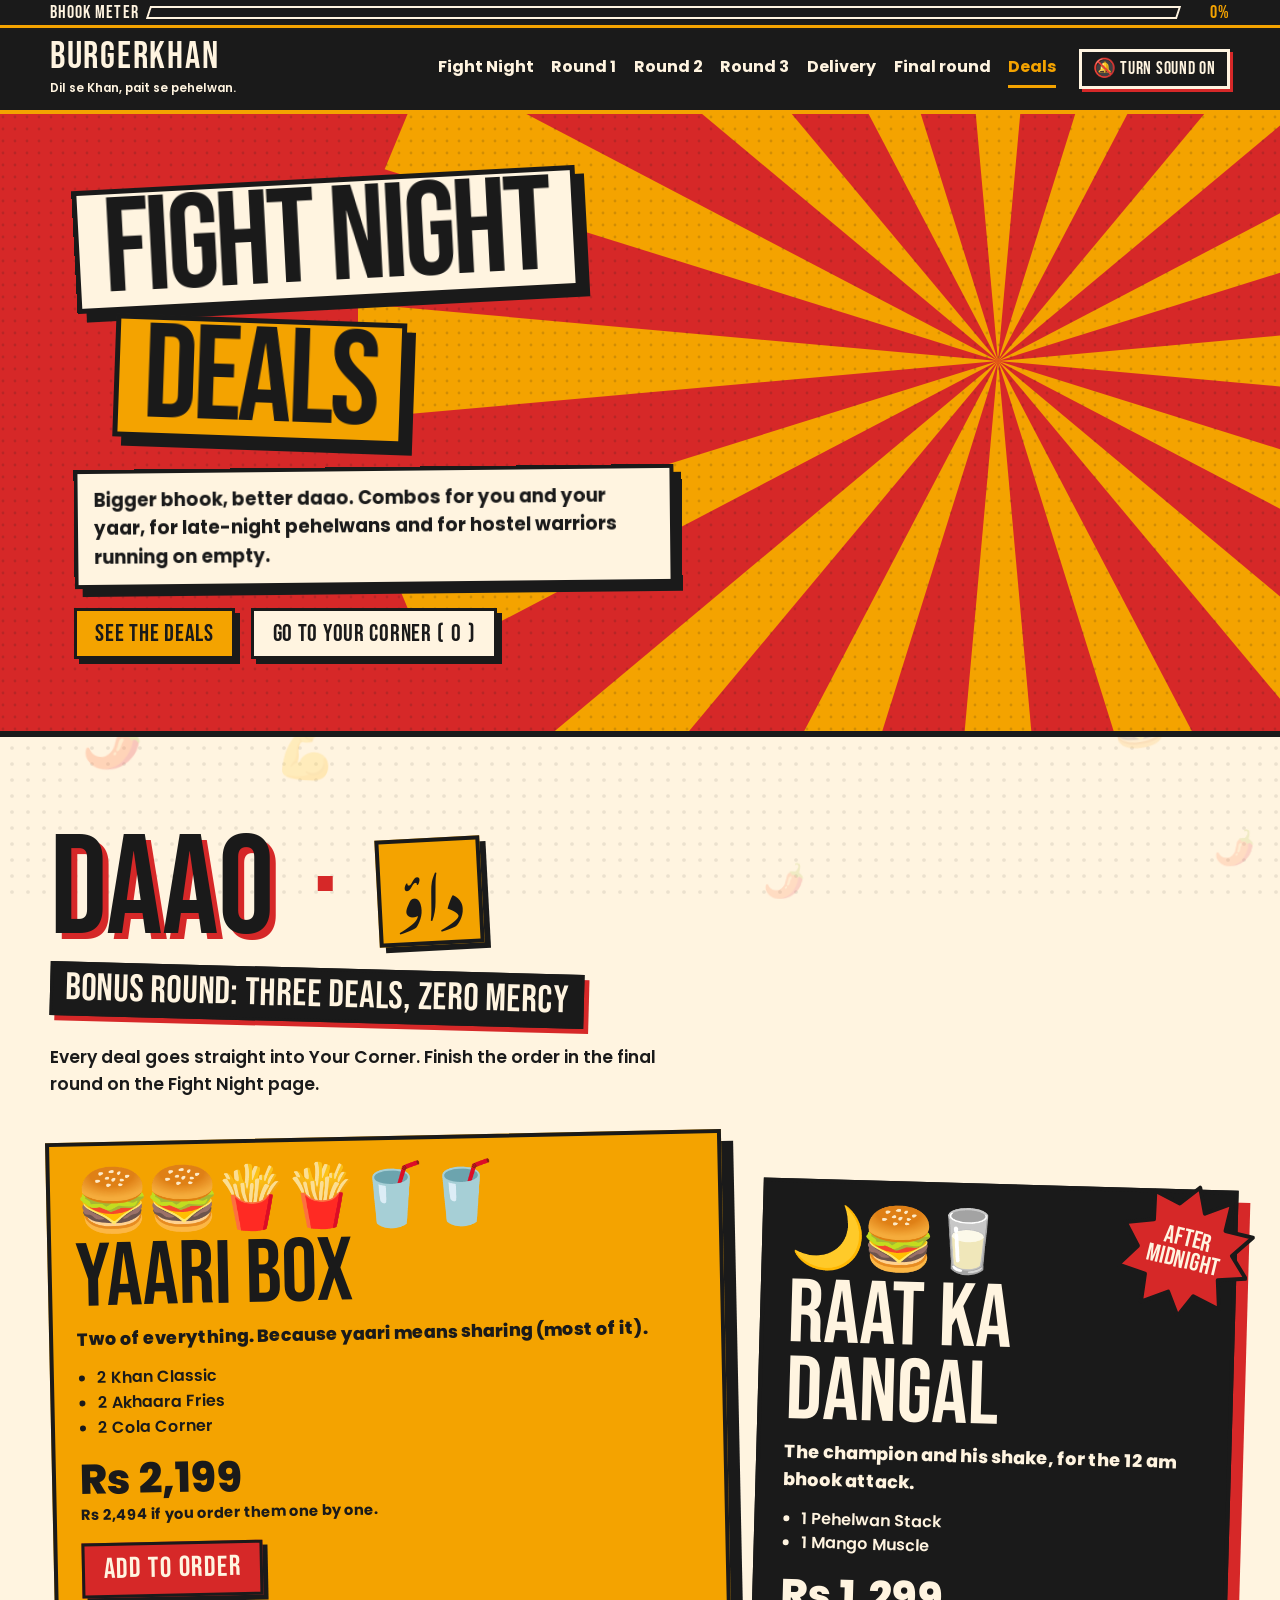
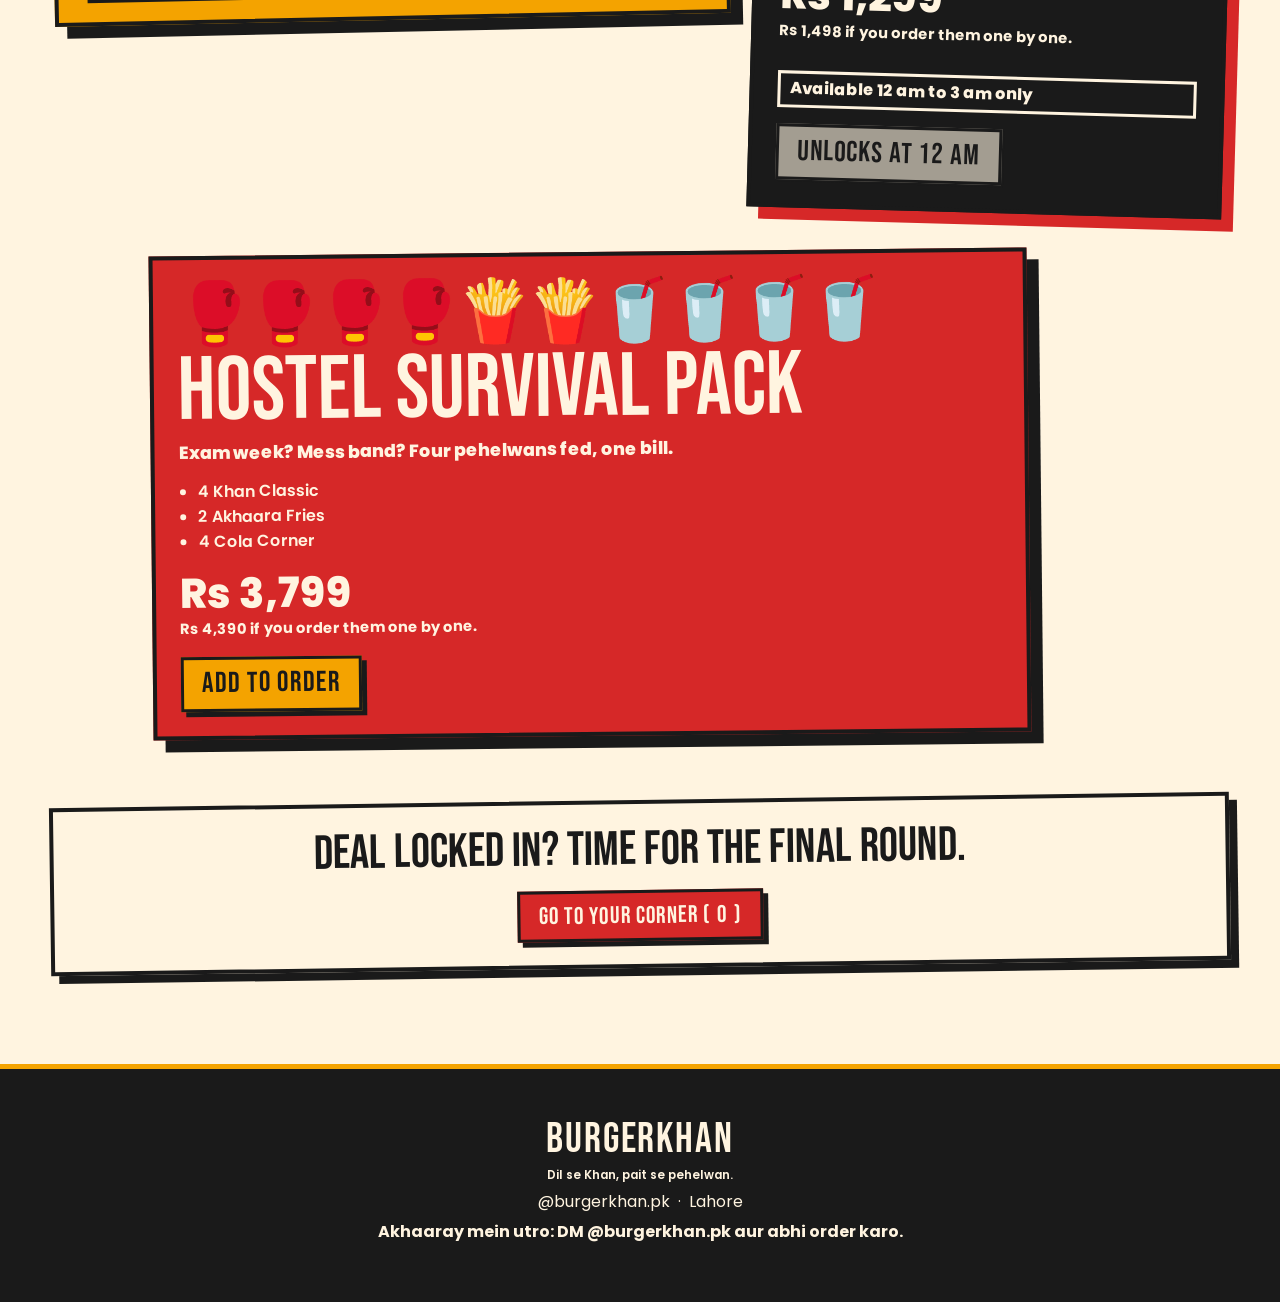
<file: deals.html>
<!doctype html>
<html lang="en">
<head>
  <meta charset="utf-8">
  <meta name="viewport" content="width=device-width, initial-scale=1, viewport-fit=cover">
  <meta name="theme-color" content="#1A1A1A">
  <title>Fight Night Deals | BurgerKhan</title>
  <meta name="description" content="BurgerKhan Fight Night Deals: Yaari Box, Raat ka Dangal after midnight, and the Hostel Survival Pack. Smash burgers delivered across Lahore.">
  <script>
    (function () {
      var root = document.documentElement;
      var query = location.search;
      var hour = new Date().getHours();
      if (/[?&]night\b/.test(query) || (!/[?&]day\b/.test(query) && (hour >= 23 || hour < 5))) root.classList.add("night");
    })();
  </script>
  <link rel="preconnect" href="https://fonts.googleapis.com">
  <link rel="preconnect" href="https://fonts.gstatic.com" crossorigin>
  <link href="https://fonts.googleapis.com/css2?family=Bebas+Neue&family=Noto+Nastaliq+Urdu:wght@700&family=Poppins:wght@400;600;700;800&display=swap" rel="stylesheet">
  <link rel="stylesheet" href="styles.css">
  <link rel="stylesheet" href="pages.css">
  <script src="site.js" defer></script>
  <script src="deals.js" defer></script>
</head>
<body>
  <div class="bg-stage" id="bg-stage" aria-hidden="true"><div class="bg-dots"></div></div>
  <div class="night-spots" aria-hidden="true">
    <span class="cone" style="--x: 15%; --t: 11s"></span>
    <span class="cone" style="--x: 55%; --t: 8s; --d: -3s"></span>
    <span class="cone" style="--x: 90%; --t: 13s; --d: -6s"></span>
  </div>

  <div class="round-flash" id="round-flash" aria-hidden="true">
    <svg class="round-flash-bell" viewBox="0 0 48 48"><path d="M11 33h26l-4-5V18a9 9 0 0 0-18 0v10l-4 5Zm9 5a4 4 0 0 0 8 0"/></svg>
    <span id="round-flash-title">BONUS ROUND</span>
    <span class="round-flash-sub" id="round-flash-sub"></span>
  </div>

  <div class="bhook-meter" id="bhook-meter" role="progressbar" aria-label="Bhook meter: how far down the deals you are" aria-valuemin="0" aria-valuemax="100" aria-valuenow="0">
    <span class="bhook-label" aria-hidden="true">Bhook meter</span>
    <span class="bhook-track" aria-hidden="true"><span class="bhook-fill" id="bhook-fill"></span><span class="bhook-ticks"></span></span>
    <span class="bhook-pct" id="bhook-pct" aria-hidden="true">0%</span>
  </div>

  <header class="site-header" id="site-header">
    <div class="header-inner">
      <a class="brand" href="index.html" aria-label="BurgerKhan home">
        <span class="brand-name">BURGERKHAN</span>
        <span class="brand-tagline">Dil se Khan, pait se pehelwan.</span>
      </a>
      <nav class="site-nav" aria-label="Main navigation">
        <a href="index.html">Fight Night</a>
        <a href="index.html#menu">Round 1</a>
        <a href="index.html#builder">Round 2</a>
        <a href="index.html#story">Round 3</a>
        <a href="index.html#delivery">Delivery</a>
        <a href="index.html#order">Final round</a>
        <a href="deals.html" aria-current="page">Deals</a>
      </nav>
      <button class="sound-toggle" type="button" data-sound-toggle aria-pressed="false"><span aria-hidden="true">🔕</span> <span class="sound-text">Turn sound on</span></button>
    </div>
  </header>

  <main id="main" tabindex="-1">
    <section class="hero deals-hero" data-fx aria-labelledby="deals-title">
      <svg class="sunburst" viewBox="-100 -100 200 200" aria-hidden="true">
        <g>
          <polygon points="0,0 -9,-100 9,-100"/>
          <polygon points="0,0 -9,-100 9,-100" transform="rotate(22.5)"/>
          <polygon points="0,0 -9,-100 9,-100" transform="rotate(45)"/>
          <polygon points="0,0 -9,-100 9,-100" transform="rotate(67.5)"/>
          <polygon points="0,0 -9,-100 9,-100" transform="rotate(90)"/>
          <polygon points="0,0 -9,-100 9,-100" transform="rotate(112.5)"/>
          <polygon points="0,0 -9,-100 9,-100" transform="rotate(135)"/>
          <polygon points="0,0 -9,-100 9,-100" transform="rotate(157.5)"/>
          <polygon points="0,0 -9,-100 9,-100" transform="rotate(180)"/>
          <polygon points="0,0 -9,-100 9,-100" transform="rotate(202.5)"/>
          <polygon points="0,0 -9,-100 9,-100" transform="rotate(225)"/>
          <polygon points="0,0 -9,-100 9,-100" transform="rotate(247.5)"/>
          <polygon points="0,0 -9,-100 9,-100" transform="rotate(270)"/>
          <polygon points="0,0 -9,-100 9,-100" transform="rotate(292.5)"/>
          <polygon points="0,0 -9,-100 9,-100" transform="rotate(315)"/>
          <polygon points="0,0 -9,-100 9,-100" transform="rotate(337.5)"/>
        </g>
      </svg>
      <div class="hero-inner">
        <div class="fight-poster">
          <p class="night-banner">Raat ka dangal shuru!</p>
          <h1 id="deals-title"><span class="h-line">Fight Night</span><span class="h-line second">Deals</span></h1>
          <p class="hero-copy panel">Bigger bhook, better daao. Combos for you and your yaar, for late-night pehelwans and for hostel warriors running on empty.</p>
          <div class="hero-actions">
            <a class="button" href="#deals">See the deals</a>
            <a class="button button-cream" href="index.html#order">Go to Your Corner (<span data-corner-count>0</span>)</a>
          </div>
        </div>
      </div>
    </section>

    <section class="section" id="deals" data-round="BONUS ROUND" data-round-sub="Daao: Fight Night Deals" aria-labelledby="daao-title">
      <div class="section-inner">
        <div class="round-head">
          <h2 class="section-heading" id="daao-title"><span class="sh-word">Daao</span><span class="sh-dot" aria-hidden="true">·</span><span class="sh-urdu" lang="ur" dir="rtl">داؤ</span></h2>
          <p class="round-tag">Bonus round: Three deals, zero mercy</p>
          <p class="section-intro">Every deal goes straight into Your Corner. Finish the order in the final round on the Fight Night page.</p>
        </div>

        <div class="deals-grid">
          <article class="deal deal-yaari panel" aria-labelledby="deal-yaari">
            <p class="deal-emoji" aria-hidden="true">🍔🍔🍟🍟🥤🥤</p>
            <h3 id="deal-yaari">Yaari Box</h3>
            <p class="deal-line">Two of everything. Because yaari means sharing (most of it).</p>
            <ul class="deal-includes">
              <li>2 Khan Classic</li>
              <li>2 Akhaara Fries</li>
              <li>2 Cola Corner</li>
            </ul>
            <p class="deal-price">Rs 2,199</p>
            <p class="deal-compare">Rs 2,494 if you order them one by one.</p>
            <button class="button button-red" type="button" data-add-item="Yaari Box">Add to order</button>
          </article>

          <article class="deal deal-raat panel" aria-labelledby="deal-raat">
            <p class="starburst red deal-stamp">After midnight</p>
            <p class="deal-emoji" aria-hidden="true">🌙🍔🥛</p>
            <h3 id="deal-raat">Raat ka Dangal</h3>
            <p class="deal-line">The champion and his shake, for the 12 am bhook attack.</p>
            <ul class="deal-includes">
              <li>1 Pehelwan Stack</li>
              <li>1 Mango Muscle</li>
            </ul>
            <p class="deal-price">Rs 1,299</p>
            <p class="deal-compare">Rs 1,498 if you order them one by one.</p>
            <p class="deal-time">Available 12 am to 3 am only</p>
            <p class="deal-status" id="raat-status" aria-live="polite"></p>
            <button class="button" type="button" id="raat-button" data-add-item="Raat ka Dangal">Add to order</button>
          </article>

          <article class="deal deal-hostel panel" aria-labelledby="deal-hostel">
            <p class="deal-emoji" aria-hidden="true">🥊🥊🥊🥊🍟🍟🥤🥤🥤🥤</p>
            <h3 id="deal-hostel">Hostel Survival Pack</h3>
            <p class="deal-line">Exam week? Mess band? Four pehelwans fed, one bill.</p>
            <ul class="deal-includes">
              <li>4 Khan Classic</li>
              <li>2 Akhaara Fries</li>
              <li>4 Cola Corner</li>
            </ul>
            <p class="deal-price">Rs 3,799</p>
            <p class="deal-compare">Rs 4,390 if you order them one by one.</p>
            <button class="button" type="button" data-add-item="Hostel Survival Pack">Add to order</button>
          </article>
        </div>

        <div class="deals-cta panel">
          <p>Deal locked in? Time for the final round.</p>
          <a class="button button-red" href="index.html#order">Go to Your Corner (<span data-corner-count>0</span>)</a>
        </div>
      </div>
    </section>
  </main>

  <a class="button button-red corner-fab" id="corner-fab" href="index.html#order">Your Corner (<span data-corner-count>0</span>)</a>
  <p class="sr-only" id="announcer" aria-live="polite"></p>

  <footer class="site-footer">
    <div class="footer-inner">
      <p class="footer-brand">BURGERKHAN</p>
      <p class="brand-tagline">Dil se Khan, pait se pehelwan.</p>
      <p>@burgerkhan.pk &nbsp;·&nbsp; Lahore</p>
      <p class="footer-cta">Akhaaray mein utro: DM @burgerkhan.pk aur abhi order karo.</p>
    </div>
  </footer>
</body>
</html>
</file>
<file: styles.css>
/* =========================================================
   BurgerKhan Fight Night — shared styles
   Palette (only these): Khan Red, Charcoal, Cream, Turmeric
   No gradients, no soft shadows: hard Charcoal offsets only.
   ========================================================= */

:root {
  color-scheme: light;
  --red: #D62828;
  --ink: #1A1A1A;
  --cream: #FFF4E0;
  --gold: #F4A300;
  --display: "Bebas Neue", Impact, "Arial Narrow", sans-serif;
  --body: "Poppins", system-ui, sans-serif;
  --urdu: "Noto Nastaliq Urdu", "Jameel Noori Nastaleeq", serif;
  --ground: var(--cream);
  --on-ground: var(--ink);
  --heading-shadow: var(--red);
  --meter-h: 28px;
  --dots-ink: url("data:image/svg+xml,%3Csvg xmlns='http://www.w3.org/2000/svg' width='12' height='12' viewBox='0 0 12 12'%3E%3Ccircle cx='3' cy='3' r='1.4' fill='%231A1A1A'/%3E%3C/svg%3E");
  --dots-cream: url("data:image/svg+xml,%3Csvg xmlns='http://www.w3.org/2000/svg' width='12' height='12' viewBox='0 0 12 12'%3E%3Ccircle cx='3' cy='3' r='1.4' fill='%23FFF4E0'/%3E%3C/svg%3E");
  --dots-red: url("data:image/svg+xml,%3Csvg xmlns='http://www.w3.org/2000/svg' width='12' height='12' viewBox='0 0 12 12'%3E%3Ccircle cx='3' cy='3' r='1.6' fill='%23D62828'/%3E%3C/svg%3E");
  --dots-gold: url("data:image/svg+xml,%3Csvg xmlns='http://www.w3.org/2000/svg' width='12' height='12' viewBox='0 0 12 12'%3E%3Ccircle cx='3' cy='3' r='1.6' fill='%23F4A300'/%3E%3C/svg%3E");
}

/* Raat ka dangal: after 11 pm the arena goes dark */
html.night {
  color-scheme: dark;
  --ground: var(--ink);
  --on-ground: var(--cream);
  --heading-shadow: var(--red);
}

*,
*::before,
*::after {
  box-sizing: border-box;
}

html {
  scroll-behavior: smooth;
  scroll-padding-top: 6.5rem;
}

body {
  margin: 0;
  padding-top: var(--meter-h);
  overflow-x: clip;
  background: var(--ground);
  color: var(--on-ground);
  font-family: var(--body);
  font-size: 1rem;
  line-height: 1.55;
}

body.intro-on {
  overflow: hidden;
}

a {
  color: inherit;
}

button,
input,
select {
  font: inherit;
  color: inherit;
}

img,
svg {
  max-width: 100%;
}

[hidden] {
  display: none !important;
}

.sr-only {
  position: absolute !important;
  width: 1px;
  height: 1px;
  overflow: hidden;
  clip-path: inset(50%);
  white-space: nowrap;
}

main {
  position: relative;
  z-index: 1;
  display: block;
}

main:focus {
  outline: none;
}

/* ---------- Focus: two-tone ring that reads on every palette colour ---------- */
:focus-visible {
  outline: 3px solid var(--gold);
  outline-offset: 3px;
  box-shadow: 0 0 0 3px var(--ink);
}

.button:focus-visible {
  box-shadow: 5px 5px 0 var(--ink), 0 0 0 3px var(--ink);
}

/* ---------- Glove cursor (desktop with a mouse only, set by site.js) ---------- */
html.glove-cursor,
html.glove-cursor body {
  cursor: var(--glove), auto;
}

html.glove-cursor a,
html.glove-cursor button,
html.glove-cursor label,
html.glove-cursor select,
html.glove-cursor [role="button"],
html.glove-cursor .area-shape {
  cursor: var(--glove-hit), pointer;
}

html.glove-cursor input:not([type="radio"]) {
  cursor: text;
}

/* =========================================================
   Living background (rule 13)
   ========================================================= */
.bg-stage {
  position: fixed;
  z-index: 0;
  inset: 0;
  overflow: hidden;
  pointer-events: none;
}

.bg-dots {
  position: absolute;
  inset: -120px;
  background-image: var(--dots-ink);
  background-size: 16px 16px;
  opacity: 0.09;
  animation: dots-drift 18s linear infinite;
  will-change: transform;
}

html.night .bg-dots {
  background-image: var(--dots-cream);
  opacity: 0.06;
}

.floaty {
  position: absolute;
  top: 0;
  left: 0;
  font-size: var(--size, 2rem);
  line-height: 1;
  opacity: var(--o, 0.16);
  will-change: transform;
}

/* Section-level drifting dots so colour blocks stay alive too */
.alive-dots {
  position: relative;
  isolation: isolate;
  overflow-x: clip;
}

.alive-dots::before {
  position: absolute;
  z-index: -1;
  inset: -96px 0 0 -96px;
  content: "";
  background-image: var(--dots-ink);
  background-size: 14px 14px;
  opacity: 0.14;
  pointer-events: none;
  animation: dots-drift 16s linear infinite;
}

/* Pause any effect that is off screen (class set by site.js) */
.is-offscreen,
.is-offscreen *,
.is-offscreen::before,
.is-offscreen::after {
  animation-play-state: paused !important;
}

/* Night spotlights sweep over everything, very faint, never block clicks */
.night-spots {
  display: none;
}

html.night .night-spots {
  position: fixed;
  z-index: 25;
  inset: 0;
  display: block;
  overflow: hidden;
  pointer-events: none;
}

.cone {
  position: absolute;
  top: -12vh;
  left: var(--x);
  width: 46vw;
  height: 150vh;
  margin-left: -23vw;
  background: var(--cream);
  opacity: 0.05;
  clip-path: polygon(46% 0, 54% 0, 100% 100%, 0 100%);
  transform-origin: 50% 0;
  animation: sweep var(--t, 10s) ease-in-out infinite alternate;
  animation-delay: var(--d, 0s);
}

/* =========================================================
   Bhook meter + header (rule 8)
   ========================================================= */
.bhook-meter {
  position: fixed;
  z-index: 40;
  top: 0;
  right: 0;
  left: 0;
  display: flex;
  align-items: center;
  gap: 0.6rem;
  height: var(--meter-h);
  padding: 0 max(0.75rem, calc((100% - 1180px) / 2));
  border-bottom: 3px solid var(--gold);
  background: var(--ink);
  color: var(--cream);
}

.bhook-label,
.bhook-pct {
  font-family: var(--display);
  font-size: 1.1rem;
  letter-spacing: 0.06em;
  line-height: 1;
  white-space: nowrap;
}

.bhook-pct {
  min-width: 2.6rem;
  color: var(--gold);
  text-align: right;
}

.bhook-track {
  position: relative;
  flex: 1;
  height: 13px;
  overflow: hidden;
  border: 2px solid var(--cream);
  background: var(--ink);
  transform: skewX(-18deg);
}

.bhook-fill {
  position: absolute;
  inset: 0;
  background: var(--red);
  transform: scaleX(0);
  transform-origin: left center;
}

.bhook-meter.is-full .bhook-fill {
  background: var(--gold);
}

.bhook-ticks {
  position: absolute;
  inset: 0;
  background-image: url("data:image/svg+xml,%3Csvg xmlns='http://www.w3.org/2000/svg' width='24' height='10'%3E%3Crect x='22' width='2' height='10' fill='%231A1A1A'/%3E%3C/svg%3E");
  background-size: 24px 100%;
}

.site-header {
  position: sticky;
  z-index: 30;
  top: var(--meter-h);
  padding: 0.75rem max(1.25rem, calc((100% - 1180px) / 2));
  border-bottom: 4px solid var(--gold);
  background: var(--ink);
  color: var(--cream);
  transition: transform 220ms ease;
}

.site-header.header-hidden {
  transform: translateY(calc(-100% - var(--meter-h) - 6px));
}

.header-inner {
  display: flex;
  align-items: center;
  gap: 0.6rem 1.4rem;
  max-width: 1180px;
  margin: 0 auto;
}

.brand {
  flex: 0 0 auto;
  text-decoration: none;
}

.brand-name {
  display: block;
  font-family: var(--display);
  font-size: 2.4rem;
  letter-spacing: 0.045em;
  line-height: 0.9;
}

.brand-tagline {
  display: block;
  margin-top: 0.3rem;
  font-size: 0.74rem;
  font-weight: 600;
}

.site-nav {
  display: flex;
  flex-wrap: wrap;
  justify-content: flex-end;
  gap: 0.2rem 1.1rem;
  margin-left: auto;
}

.site-nav a {
  padding: 0.3rem 0;
  border-bottom: 3px solid transparent;
  font-weight: 700;
  text-decoration: none;
  white-space: nowrap;
}

.site-nav a:hover,
.site-nav a[aria-current="page"] {
  border-color: var(--gold);
  color: var(--gold);
}

.sound-toggle {
  flex: 0 0 auto;
  min-height: 2.5rem;
  padding: 0.3rem 0.7rem;
  border: 3px solid var(--cream);
  background: var(--ink);
  color: var(--cream);
  box-shadow: 3px 3px 0 var(--red);
  font-family: var(--display);
  font-size: 1.15rem;
  letter-spacing: 0.04em;
  line-height: 1;
  cursor: pointer;
}

.sound-toggle[aria-pressed="true"] {
  border-color: var(--ink);
  background: var(--gold);
  color: var(--ink);
}

/* =========================================================
   Buttons (rule 7: wobble on hover, squash on click)
   ========================================================= */
.button {
  display: inline-flex;
  align-items: center;
  justify-content: center;
  gap: 0.4rem;
  min-height: 3.1rem;
  padding: 0.65rem 1.15rem;
  border: 3px solid var(--ink);
  border-radius: 0;
  background: var(--gold);
  color: var(--ink);
  box-shadow: 5px 5px 0 var(--ink);
  font-family: var(--display);
  font-size: 1.5rem;
  letter-spacing: 0.03em;
  line-height: 1;
  text-align: center;
  text-decoration: none;
  cursor: pointer;
  transition: transform 120ms ease, box-shadow 120ms ease, background-color 120ms ease;
}

.button-red {
  background: var(--red);
  color: var(--cream);
}

.button-cream {
  background: var(--cream);
}

@media (hover: hover) {
  .button:hover:not(:disabled) {
    background: var(--cream);
    color: var(--ink);
    animation: wobble 360ms ease-in-out;
  }

  .button-cream:hover:not(:disabled) {
    background: var(--gold);
  }
}

.button:active:not(:disabled) {
  box-shadow: 1px 1px 0 var(--ink);
  transform: translate(4px, 4px) scale(0.95, 0.88);
  animation: none;
}

.button:disabled {
  background: var(--cream);
  color: var(--ink);
  box-shadow: 2px 2px 0 var(--ink);
  cursor: not-allowed;
  opacity: 0.6;
}

/* =========================================================
   Section headings (rule 15): akhara word · Urdu script
   ========================================================= */
.section {
  position: relative;
  padding: 6rem max(1.25rem, calc((100% - 1180px) / 2));
}

.section-inner {
  max-width: 1180px;
  margin: 0 auto;
}

.round-head {
  margin-bottom: 2.4rem;
}

.section-heading {
  display: flex;
  flex-wrap: wrap;
  align-items: center;
  gap: 0.1em 0.28em;
  margin: 0;
  color: var(--on-ground);
  font-family: var(--display);
  font-size: clamp(4.2rem, 11vw, 9rem);
  font-weight: 400;
  letter-spacing: -0.01em;
  line-height: 0.82;
  text-transform: uppercase;
}

.sh-word {
  text-shadow: 6px 6px 0 var(--heading-shadow);
}

.sh-dot {
  color: var(--red);
}

.sh-urdu {
  display: inline-block;
  padding: 0 0.28em;
  border: 4px solid var(--ink);
  background: var(--gold);
  box-shadow: 6px 6px 0 var(--ink);
  color: var(--ink);
  font-family: var(--urdu);
  font-size: 0.4em;
  font-weight: 700;
  letter-spacing: 0;
  line-height: 1.75;
  text-transform: none;
  transform: rotate(-3deg);
}

.round-tag {
  display: inline-block;
  margin: 1.2rem 0 0;
  padding: 0.25rem 0.75rem;
  border: 3px solid var(--ink);
  background: var(--ink);
  box-shadow: 5px 5px 0 var(--red);
  color: var(--cream);
  font-family: var(--display);
  font-size: clamp(1.6rem, 3.2vw, 2.4rem);
  letter-spacing: 0.02em;
  line-height: 1.05;
  transform: rotate(1.5deg);
}

html.night .round-tag {
  border-color: var(--cream);
}

.section-intro {
  max-width: 640px;
  margin: 1.4rem 0 0;
  font-size: 1.08rem;
  font-weight: 600;
}

/* Poster panel: the basic building block */
.panel {
  border: 4px solid var(--ink);
  background: var(--cream);
  box-shadow: 8px 8px 0 var(--ink);
  color: var(--ink);
}

/* Starburst badge (rule 5, rule 9) */
.starburst {
  display: grid;
  aspect-ratio: 1;
  place-items: center;
  padding: 1.2rem;
  background: url("data:image/svg+xml,%3Csvg xmlns='http://www.w3.org/2000/svg' viewBox='0 0 100 100'%3E%3Cpolygon points='50,2 58,20 76,8 76,29 97,29 85,46 99,60 79,66 85,87 64,82 56,99 45,83 27,95 25,74 4,72 15,55 2,40 22,33 18,12 38,17' fill='%23F4A300' stroke='%231A1A1A' stroke-width='3' stroke-linejoin='round'/%3E%3C/svg%3E") center / 100% 100% no-repeat;
  color: var(--ink);
  font-family: var(--display);
  line-height: 0.9;
  text-align: center;
}

.starburst.red {
  background-image: url("data:image/svg+xml,%3Csvg xmlns='http://www.w3.org/2000/svg' viewBox='0 0 100 100'%3E%3Cpolygon points='50,2 58,20 76,8 76,29 97,29 85,46 99,60 79,66 85,87 64,82 56,99 45,83 27,95 25,74 4,72 15,55 2,40 22,33 18,12 38,17' fill='%23D62828' stroke='%231A1A1A' stroke-width='3' stroke-linejoin='round'/%3E%3C/svg%3E");
  color: var(--cream);
}

.starburst.cream {
  background-image: url("data:image/svg+xml,%3Csvg xmlns='http://www.w3.org/2000/svg' viewBox='0 0 100 100'%3E%3Cpolygon points='50,2 58,20 76,8 76,29 97,29 85,46 99,60 79,66 85,87 64,82 56,99 45,83 27,95 25,74 4,72 15,55 2,40 22,33 18,12 38,17' fill='%23FFF4E0' stroke='%231A1A1A' stroke-width='3' stroke-linejoin='round'/%3E%3C/svg%3E");
}

/* =========================================================
   Round card + bell (rule 14)
   ========================================================= */
.round-flash {
  position: fixed;
  z-index: 50;
  top: 50%;
  left: 50%;
  display: grid;
  min-width: min(20rem, calc(100vw - 2rem));
  place-items: center;
  padding: 1rem 2.2rem 1.2rem;
  border: 6px solid var(--ink);
  background: var(--gold);
  box-shadow: 12px 12px 0 var(--ink);
  color: var(--ink);
  font-family: var(--display);
  font-size: clamp(3.2rem, 12vw, 7rem);
  line-height: 0.88;
  text-align: center;
  opacity: 0;
  pointer-events: none;
  transform: translate(-50%, -50%) scale(0.5) rotate(-8deg);
}

.round-flash::before {
  position: absolute;
  z-index: -1;
  inset: -2.2rem;
  content: "";
  background: url("data:image/svg+xml,%3Csvg xmlns='http://www.w3.org/2000/svg' viewBox='0 0 100 100'%3E%3Cpolygon points='50,0 56,30 80,6 66,36 100,30 72,50 100,70 66,64 80,94 56,70 50,100 44,70 20,94 34,64 0,70 28,50 0,30 34,36 20,6 44,30' fill='%23D62828' stroke='%231A1A1A' stroke-width='2'/%3E%3C/svg%3E") center / 100% 100% no-repeat;
}

.round-flash.is-active {
  animation: round-card 1400ms cubic-bezier(0.2, 1.4, 0.4, 1) both;
}

.round-flash-sub {
  display: block;
  margin-top: 0.2rem;
  font-family: var(--body);
  font-size: clamp(0.9rem, 2.4vw, 1.1rem);
  font-weight: 800;
  line-height: 1.2;
}

.round-flash-bell {
  display: block;
  width: 3rem;
  height: 3rem;
  margin: 0 auto 0.2rem;
  transform-origin: 50% 10%;
}

.round-flash.is-active .round-flash-bell {
  animation: bell-ring 420ms 60ms ease-in-out 2;
}

.round-flash-bell path {
  fill: var(--red);
  stroke: var(--ink);
  stroke-linecap: round;
  stroke-linejoin: round;
  stroke-width: 3;
}

/* =========================================================
   Comic bursts: DHISHOOM! + confetti
   ========================================================= */
.dhishoom {
  position: fixed;
  z-index: 60;
  display: grid;
  width: 11rem;
  aspect-ratio: 1.4;
  place-items: center;
  color: var(--gold);
  font-family: var(--display);
  font-size: 2.6rem;
  line-height: 1;
  pointer-events: none;
  text-shadow: 3px 3px 0 var(--ink), -2px -2px 0 var(--ink), 2px -2px 0 var(--ink), -2px 2px 0 var(--ink);
  animation: dhishoom 700ms ease-out forwards;
}

.dhishoom::before {
  position: absolute;
  z-index: -1;
  inset: 0;
  content: "";
  background: url("data:image/svg+xml,%3Csvg xmlns='http://www.w3.org/2000/svg' viewBox='0 0 140 100' preserveAspectRatio='none'%3E%3Cpolygon points='70,2 80,26 104,8 98,34 136,30 110,50 138,72 100,66 108,96 80,76 70,98 60,76 30,96 40,66 2,72 30,50 4,28 42,34 36,8 60,26' fill='%23D62828' stroke='%231A1A1A' stroke-width='3' stroke-linejoin='round'/%3E%3C/svg%3E") center / 100% 100% no-repeat;
}

.confetti-layer {
  position: fixed;
  z-index: 70;
  inset: 0;
  overflow: hidden;
  pointer-events: none;
}

.confetti-piece {
  position: absolute;
  top: -3rem;
  left: var(--x);
  font-size: var(--s, 1.8rem);
  line-height: 1;
  animation: confetti-fall var(--t, 1800ms) cubic-bezier(0.3, 0.6, 0.6, 1) var(--d, 0ms) forwards;
}

/* =========================================================
   Floating "Your Corner (N)" button on phones (and deals page)
   ========================================================= */
.corner-fab {
  position: fixed;
  z-index: 35;
  right: 1rem;
  bottom: calc(1rem + env(safe-area-inset-bottom, 0px));
  display: none;
  min-height: 3.4rem;
  padding: 0.6rem 1rem;
  font-size: 1.55rem;
  transition: transform 220ms ease, opacity 220ms ease;
}

.corner-fab.is-tucked {
  opacity: 0;
  pointer-events: none;
  transform: translateY(150%);
}

.corner-fab.bump {
  animation: fab-bump 420ms cubic-bezier(0.2, 1.6, 0.4, 1);
}

/* =========================================================
   Footer (rule 8)
   ========================================================= */
.site-footer {
  position: relative;
  z-index: 1;
  padding: 2.8rem 1.25rem 3.2rem;
  border-top: 5px solid var(--gold);
  background: var(--ink);
  color: var(--cream);
  text-align: center;
}

.footer-inner {
  max-width: 1180px;
  margin: 0 auto;
}

.site-footer p {
  margin: 0.35rem 0;
}

.footer-brand {
  font-family: var(--display);
  font-size: 2.6rem;
  letter-spacing: 0.045em;
  line-height: 1;
}

.footer-cta {
  font-weight: 700;
}

/* =========================================================
   Keyframes
   ========================================================= */
@keyframes dots-drift {
  from { transform: translate3d(0, 0, 0); }
  to { transform: translate3d(96px, 96px, 0); }
}

@keyframes spin {
  to { rotate: 360deg; }
}

@keyframes sweep {
  from { transform: rotate(-24deg); }
  to { transform: rotate(24deg); }
}

@keyframes wobble {
  0%, 100% { transform: rotate(0); }
  25% { transform: rotate(-3deg); }
  65% { transform: rotate(3deg); }
}

@keyframes screen-shake {
  0%, 100% { transform: translate(0, 0); }
  15% { transform: translate(-10px, 4px); }
  30% { transform: translate(9px, -5px); }
  45% { transform: translate(-7px, 3px); }
  60% { transform: translate(5px, -2px); }
  80% { transform: translate(-2px, 1px); }
}

@keyframes slam-in {
  0% { opacity: 0; transform: translateY(-110px) scale(1.5) rotate(-10deg); }
  60% { opacity: 1; transform: translateY(6px) scale(0.94, 1.06); }
}

@keyframes wrong-field {
  0%, 100% { transform: translateX(0); }
  20% { transform: translateX(-10px); }
  40% { transform: translateX(9px); }
  60% { transform: translateX(-6px); }
  80% { transform: translateX(3px); }
}

@keyframes dhishoom {
  0% { opacity: 0; transform: translate(-50%, -20%) scale(0.3) rotate(-14deg); }
  25% { opacity: 1; transform: translate(-50%, -70%) scale(1.15) rotate(6deg); }
  100% { opacity: 0; transform: translate(-50%, -130%) scale(0.85) rotate(-4deg); }
}

@keyframes confetti-fall {
  0% { opacity: 1; transform: translate3d(0, 0, 0) rotate(0); }
  100% { opacity: 0.9; transform: translate3d(var(--dx), 110vh, 0) rotate(var(--spin)); }
}

@keyframes round-card {
  0% { opacity: 0; transform: translate(-50%, -50%) scale(0.4) rotate(-10deg); }
  16%, 74% { opacity: 1; transform: translate(-50%, -50%) scale(1) rotate(2deg); }
  100% { opacity: 0; transform: translate(-50%, -50%) scale(0.8) rotate(-3deg); }
}

@keyframes bell-ring {
  0%, 100% { rotate: 0deg; }
  20%, 60% { rotate: 20deg; }
  40%, 80% { rotate: -20deg; }
}

@keyframes fab-bump {
  40% { transform: scale(1.18) rotate(-4deg); }
}

@keyframes pulse-ring {
  0%, 100% { transform: scale(1); opacity: 1; }
  50% { transform: scale(1.06); opacity: 0.55; }
}

/* =========================================================
   Responsive: header + shared bits
   ========================================================= */
@media (max-width: 760px) {
  .header-inner {
    flex-wrap: wrap;
  }

  .sound-toggle {
    margin-left: auto;
  }

  .site-nav {
    order: 3;
    flex-wrap: nowrap;
    justify-content: flex-start;
    width: 100%;
    margin: 0;
    padding-bottom: 0.15rem;
    overflow-x: auto;
    scrollbar-width: none;
  }

  .site-nav::-webkit-scrollbar {
    display: none;
  }

  .corner-fab {
    display: inline-flex;
  }

  .section {
    padding: 4.5rem 1.25rem;
  }

  .bhook-label {
    font-size: 1rem;
  }
}

@media (max-width: 430px) {
  .site-header {
    padding: 0.65rem 1rem;
  }

  .brand-name {
    font-size: 2.1rem;
  }

  .sound-toggle {
    min-width: 2.75rem;
    min-height: 2.75rem;
    font-size: 1.3rem;
  }

  .sound-text {
    position: absolute;
    width: 1px;
    height: 1px;
    overflow: hidden;
    clip-path: inset(50%);
    white-space: nowrap;
  }

  .header-inner {
    flex-wrap: wrap;
  }

  .brand {
    flex: 1 1 auto;
  }

  .section {
    padding: 3.8rem 1rem;
  }

  .section-heading {
    font-size: clamp(3.6rem, 18vw, 4.6rem);
  }

  .sh-urdu {
    font-size: 0.48em;
  }
}

/* =========================================================
   Reduced motion: switch it all off
   ========================================================= */
@media (prefers-reduced-motion: reduce) {
  html {
    scroll-behavior: auto;
  }

  *,
  *::before,
  *::after {
    animation-duration: 0.01ms !important;
    animation-iteration-count: 1 !important;
    animation-delay: 0ms !important;
    transition-duration: 0.01ms !important;
    scroll-behavior: auto !important;
  }

  .round-flash.is-active {
    opacity: 1;
    transform: translate(-50%, -50%);
    animation: none !important;
  }

  .floaty,
  html.night .night-spots {
    display: none;
  }
}
</file>
<file: pages.css>
/* =========================================================
   BurgerKhan Fight Night — page styles (home + deals)
   ========================================================= */

/* =========================================================
   ENTRANCE: the arena wakes up
   ========================================================= */
.intro {
  position: fixed;
  z-index: 100;
  inset: 0;
  display: none;
  overflow: hidden;
  background: var(--ink);
  color: var(--cream);
}

html.play-intro .intro {
  display: block;
  /* failsafe: never trap anyone if the script cannot run */
  animation: intro-failsafe 0s 12s forwards;
}

.intro-stage {
  position: absolute;
  inset: 0;
  display: grid;
  place-items: center;
}

.intro-stage.shake {
  animation: screen-shake 480ms both;
}

.intro-ring {
  position: absolute;
  bottom: -8vh;
  left: 50%;
  width: min(140vw, 1500px);
  height: 46vh;
  border: 6px solid var(--cream);
  background: var(--ink);
  background-image: var(--dots-cream);
  background-size: 18px 18px;
  clip-path: polygon(18% 0, 82% 0, 100% 100%, 0 100%);
  opacity: 0;
  transform: translateX(-50%);
  transition: opacity 700ms ease;
}

.intro.lit .intro-ring {
  opacity: 0.35;
}

.intro-rope {
  position: absolute;
  left: 50%;
  width: min(110vw, 1200px);
  height: 8px;
  border: 2px solid var(--ink);
  background: var(--red);
  opacity: 0;
  transform: translateX(-50%) scaleX(0.2);
  transition: transform 600ms cubic-bezier(0.2, 1.4, 0.4, 1), opacity 300ms;
}

.intro-rope:nth-of-type(2) { bottom: 40vh; }
.intro-rope:nth-of-type(3) { bottom: 33vh; transition-delay: 120ms; }
.intro-rope:nth-of-type(4) { bottom: 26vh; transition-delay: 240ms; }

.intro.lit .intro-rope {
  opacity: 1;
  transform: translateX(-50%) scaleX(1);
}

.intro-spot {
  position: absolute;
  top: -10vh;
  left: var(--x);
  width: 38vw;
  height: 130vh;
  margin-left: -19vw;
  background: var(--cream);
  opacity: 0;
  clip-path: polygon(45% 0, 55% 0, 100% 100%, 0 100%);
  transform-origin: 50% 0;
  transform: rotate(var(--from));
  transition: opacity 500ms ease;
  animation: intro-sweep 2.6s ease-in-out infinite alternate;
  animation-delay: var(--d, 0s);
}

.intro.lit .intro-spot {
  opacity: 0.1;
}

.intro-announcer {
  position: absolute;
  top: 9vh;
  left: 50%;
  width: min(92vw, 900px);
  margin: 0;
  color: var(--gold);
  font-family: var(--display);
  font-size: clamp(2rem, 5.4vw, 4rem);
  letter-spacing: 0.02em;
  line-height: 1;
  text-align: center;
  transform: translateX(-50%);
}

.intro-announcer span {
  display: block;
  min-height: 1em;
}

.intro-announcer .line-2 {
  margin-top: 0.3em;
  color: var(--cream);
}

.caret {
  display: inline-block;
  width: 0.08em;
  height: 0.8em;
  margin-left: 0.06em;
  background: currentColor;
  animation: caret 700ms steps(1) infinite;
}

.intro-fight {
  position: relative;
  display: grid;
  justify-items: center;
  gap: 0.6rem;
  margin-top: 22vh;
  font-family: var(--display);
  line-height: 0.82;
  text-transform: uppercase;
}

.intro-name {
  padding: 0.05em 0.2em 0;
  border: 6px solid var(--ink);
  box-shadow: 10px 10px 0 var(--red);
  font-size: clamp(3.2rem, min(11vw, 15vh), 8.5rem);
  opacity: 0;
}

.intro-name.left {
  background: var(--cream);
  color: var(--ink);
  transform: translateX(-120vw) rotate(-6deg);
}

.intro-name.right {
  background: var(--gold);
  color: var(--ink);
  transform: translateX(120vw) rotate(4deg);
}

.intro-name.in.left {
  animation: slam-left 520ms cubic-bezier(0.2, 1.3, 0.4, 1) forwards;
}

.intro-name.in.right {
  animation: slam-right 520ms cubic-bezier(0.2, 1.3, 0.4, 1) forwards;
}

.intro-vs {
  color: var(--red);
  font-size: clamp(3rem, 8vw, 6rem);
  opacity: 0;
  text-shadow: 4px 4px 0 var(--cream);
  transform: scale(3) rotate(-12deg);
}

.intro-vs.in {
  opacity: 1;
  transform: scale(1) rotate(-8deg);
  transition: transform 280ms cubic-bezier(0.2, 1.6, 0.4, 1), opacity 120ms;
}

.intro-flash {
  position: absolute;
  inset: 0;
  display: grid;
  place-items: center;
  background: var(--gold);
  opacity: 0;
  pointer-events: none;
}

.intro-flash svg {
  width: min(40vw, 260px);
  transform-origin: 50% 12%;
}

.intro-flash path {
  fill: var(--red);
  stroke: var(--ink);
  stroke-width: 3;
  stroke-linejoin: round;
}

.intro-flash.ring {
  animation: bell-flash 900ms ease-out forwards;
}

.intro-flash.ring svg {
  animation: bell-ring 300ms ease-in-out 3;
}

.puff {
  position: absolute;
  width: var(--s, 5rem);
  aspect-ratio: 1;
  border: 4px solid var(--ink);
  border-radius: 50%;
  background: var(--cream);
  opacity: 0;
  pointer-events: none;
  animation: puff 700ms ease-out forwards;
}

.intro-skip {
  position: absolute;
  z-index: 3;
  right: max(1rem, env(safe-area-inset-right, 0px));
  bottom: calc(1.2rem + env(safe-area-inset-bottom, 0px));
}

.intro.out {
  pointer-events: none;
  transform: translateY(-102%);
  transition: transform 650ms cubic-bezier(0.7, 0, 0.3, 1);
}

@keyframes intro-failsafe {
  to { visibility: hidden; pointer-events: none; }
}

@keyframes intro-sweep {
  from { transform: rotate(-28deg); }
  to { transform: rotate(28deg); }
}

@keyframes caret {
  50% { opacity: 0; }
}

@keyframes slam-left {
  0% { opacity: 1; transform: translateX(-120vw) rotate(-6deg) scale(1.2); }
  70% { opacity: 1; transform: translateX(3vw) rotate(-2deg) scale(0.95, 1.08); }
  100% { opacity: 1; transform: translateX(-4vw) rotate(-4deg); }
}

@keyframes slam-right {
  0% { opacity: 1; transform: translateX(120vw) rotate(4deg) scale(1.2); }
  70% { opacity: 1; transform: translateX(-3vw) rotate(1deg) scale(0.95, 1.08); }
  100% { opacity: 1; transform: translateX(5vw) rotate(3deg); }
}

@keyframes bell-flash {
  0% { opacity: 0; }
  12% { opacity: 0.95; }
  100% { opacity: 0; }
}

@keyframes puff {
  0% { opacity: 0.9; transform: translate(-50%, -50%) scale(0.2); }
  100% { opacity: 0; transform: translate(calc(-50% + var(--dx)), calc(-50% + var(--dy))) scale(1.4); }
}

/* =========================================================
   HERO: fight card, mega burger, steam, dodging letters
   ========================================================= */
.hero {
  position: relative;
  overflow: hidden;
  border-bottom: 6px solid var(--ink);
  background: var(--red);
  color: var(--ink);
  isolation: isolate;
}

html.night .hero {
  background: var(--ink);
}

.sunburst {
  position: absolute;
  z-index: -2;
  top: var(--sun-y, 55%);
  left: var(--sun-x, 72%);
  width: max(190vmax, 1800px);
  aspect-ratio: 1;
  translate: -50% -50%;
  animation: spin 140s linear infinite;
}

.sunburst polygon {
  fill: var(--gold);
}

html.night .sunburst polygon {
  fill: var(--red);
}

.hero::after {
  position: absolute;
  z-index: -1;
  inset: 0;
  content: "";
  background-image: var(--dots-ink);
  background-size: 12px 12px;
  opacity: 0.16;
  pointer-events: none;
}

.hero-inner {
  display: grid;
  grid-template-columns: 1.08fr 0.92fr;
  align-items: center;
  gap: 1.5rem;
  max-width: 1180px;
  min-height: min(calc(100svh - 7rem), 860px);
  margin: 0 auto;
  padding: 3.5rem 1.5rem 4rem;
}

.fight-poster h1 {
  margin: 0;
  font-family: var(--display);
  font-size: clamp(4.6rem, 10.5vw, 10rem);
  font-weight: 400;
  letter-spacing: -0.03em;
  line-height: 0.78;
  text-transform: uppercase;
}

.h-line {
  display: block;
  width: fit-content;
  padding: 0.04em 0.18em 0.02em;
  border: 5px solid var(--ink);
  background: var(--cream);
  box-shadow: 9px 9px 0 var(--ink);
  transform: rotate(-3deg);
}

.h-line.second {
  margin-top: 0.12em;
  background: var(--gold);
  transform: rotate(2deg) translateX(0.3em);
}

html.night .h-line.second {
  background: var(--red);
  color: var(--cream);
}

.h-word {
  display: block;
  white-space: nowrap;
}

.ltr {
  display: inline-block;
  transition: transform 300ms cubic-bezier(0.2, 1.5, 0.4, 1);
}

.versus {
  display: block;
  width: fit-content;
  margin: 0.3rem 0 0.35rem 0.6rem;
  color: var(--cream);
  font-size: 0.42em;
  line-height: 0.8;
  text-shadow: 4px 4px 0 var(--ink);
  transform: rotate(-8deg);
}

.hero-copy {
  max-width: 520px;
  margin: 1.7rem 0 1.4rem;
  padding: 0.8rem 1rem;
  font-size: clamp(1rem, 1.6vw, 1.15rem);
  font-weight: 700;
  transform: rotate(-0.6deg);
}

.hero-actions {
  display: flex;
  flex-wrap: wrap;
  gap: 1rem;
}

.night-banner {
  display: none;
}

html.night .night-banner {
  display: inline-block;
  margin: 0 0 1.4rem;
  padding: 0.2rem 0.7rem;
  border: 4px solid var(--cream);
  background: var(--red);
  box-shadow: 6px 6px 0 var(--cream);
  color: var(--cream);
  font-family: var(--display);
  font-size: clamp(1.6rem, 3.5vw, 2.4rem);
  line-height: 1.1;
  transform: rotate(-2deg);
}

/* Entrance slam on load (rule 6) */
.page-ready .hero-inner {
  animation: screen-shake 520ms 180ms both;
}

.page-ready .h-line {
  animation: slam-in 620ms cubic-bezier(0.2, 1.5, 0.45, 1) both;
}

.page-ready .h-line.second {
  animation-delay: 170ms;
}

.page-ready .versus {
  animation: slam-in 520ms 90ms cubic-bezier(0.2, 1.5, 0.45, 1) both;
}

.hero-art {
  position: relative;
  display: grid;
  min-height: 520px;
  place-items: center;
}

.steam {
  position: absolute;
  z-index: 2;
  inset: -2rem -2rem 0;
  width: calc(100% + 4rem);
  height: calc(100% + 2rem);
  pointer-events: none;
}

.mega-burger {
  position: relative;
  z-index: 1;
  display: flex;
  width: min(380px, 82%);
  flex-direction: column;
  align-items: center;
  padding: 0;
  border: 0;
  background: none;
  cursor: pointer;
  container-type: inline-size;
  touch-action: manipulation;
}

.mega-burger:focus-visible {
  outline-offset: 1.5rem;
  box-shadow: none;
}

.layer {
  position: relative;
  display: block;
  width: 100%;
  margin-top: -2.4cqw;
  translate: 0 0;
  rotate: 0deg;
  transition: translate 160ms cubic-bezier(0.55, 0, 0.9, 0.4), rotate 160ms ease-in;
}

.layer:first-child {
  margin-top: 0;
}

.layer svg {
  display: block;
  width: 100%;
  height: auto;
  overflow: visible;
}

.layer.l-sauce { width: 96%; }
.layer.l-cheese { width: 98%; }
.layer.l-patty { width: 94%; }
.layer.l-bun-bottom { width: 92%; }

.mega-burger.is-open .layer {
  translate: 0 calc(var(--o) * 6.2cqw);
  rotate: var(--r, 0deg);
  transition: translate 520ms cubic-bezier(0.2, 1.5, 0.35, 1), rotate 520ms cubic-bezier(0.2, 1.5, 0.35, 1);
}

.mega-burger.slam {
  animation: burger-slam 380ms ease-out;
}

.layer-tag {
  position: absolute;
  z-index: 3;
  top: 50%;
  padding: 0.15rem 0.5rem;
  border: 3px solid var(--ink);
  background: var(--cream);
  box-shadow: 4px 4px 0 var(--ink);
  color: var(--ink);
  font-family: var(--display);
  font-size: clamp(1.1rem, 7cqw, 1.7rem);
  line-height: 1.1;
  white-space: nowrap;
  opacity: 0;
  pointer-events: none;
  transform: translateY(-50%) scale(0.4);
  transition: opacity 120ms, transform 160ms ease-in;
}

.layer-tag.right {
  left: 78%;
}

.layer-tag.left {
  right: 78%;
}

.mega-burger.is-open .layer-tag {
  opacity: 1;
  transform: translateY(-50%) scale(1) rotate(var(--tr, -3deg));
  transition: opacity 200ms 160ms, transform 360ms 160ms cubic-bezier(0.2, 1.6, 0.4, 1);
}

.burger-hint {
  position: absolute;
  bottom: 0.5rem;
  left: 50%;
  margin: 0;
  padding: 0.2rem 0.6rem;
  border: 3px solid var(--ink);
  background: var(--ink);
  color: var(--cream);
  font-family: var(--display);
  font-size: 1.3rem;
  letter-spacing: 0.03em;
  transform: translateX(-50%) rotate(-2deg);
}

.champ-stamp {
  position: absolute;
  z-index: 3;
  bottom: 3.2rem;
  left: -1rem;
  width: 14rem;
  font-size: 2.1rem;
  transform: rotate(-8deg);
}

.champ-stamp small {
  display: block;
  margin-top: 0.15rem;
  font-family: var(--body);
  font-size: 0.85rem;
  font-weight: 800;
}

@keyframes burger-slam {
  0% { transform: scale(1, 1); }
  30% { transform: scale(1.08, 0.86) translateY(4%); }
  60% { transform: scale(0.97, 1.04); }
  100% { transform: scale(1, 1); }
}

/* =========================================================
   ROUND 1 — Akhara: picker + character select
   ========================================================= */
.menu-section {
  background: transparent;
}

.picker {
  position: relative;
  display: grid;
  grid-template-columns: repeat(3, minmax(0, 1fr));
  gap: 1.2rem 1.6rem;
  margin: 0 0 3rem;
  padding: 1.4rem 1.4rem 1.2rem;
  transform: rotate(-0.6deg);
}

.picker-title {
  grid-column: 1 / -1;
  margin: 0;
  font-family: var(--display);
  font-size: clamp(2.6rem, 5vw, 3.8rem);
  font-weight: 400;
  line-height: 0.9;
}

.picker fieldset {
  min-width: 0;
  margin: 0;
  padding: 0;
  border: 0;
}

.picker legend {
  margin-bottom: 0.55rem;
  padding: 0;
  font-weight: 800;
}

.chips {
  display: flex;
  flex-wrap: wrap;
  gap: 0.55rem;
}

.chip {
  position: relative;
}

.chip input {
  position: absolute;
  z-index: 1;
  inset: 0;
  width: 100%;
  height: 100%;
  margin: 0;
  opacity: 0;
  cursor: pointer;
}

.chip span {
  position: relative;
  display: block;
  pointer-events: none;
  padding: 0.45rem 0.7rem;
  border: 3px solid var(--ink);
  background: var(--cream);
  box-shadow: 3px 3px 0 var(--ink);
  font-size: 0.92rem;
  font-weight: 700;
  line-height: 1.2;
  transition: transform 140ms ease, background-color 140ms;
}

.chip:nth-child(2) span { transform: rotate(1.5deg); }
.chip:nth-child(3) span { transform: rotate(-1.2deg); }

.chip input:checked + span {
  background: var(--red);
  color: var(--cream);
  transform: rotate(-2deg) scale(1.06);
}

.chip input:focus-visible + span {
  outline: 3px solid var(--gold);
  outline-offset: 3px;
  box-shadow: 0 0 0 3px var(--ink);
}

@media (hover: hover) {
  .chip:hover span {
    background: var(--gold);
    color: var(--ink);
  }
}

.picker-result {
  display: flex;
  flex-wrap: wrap;
  grid-column: 1 / -1;
  align-items: center;
  gap: 0.8rem 1.2rem;
  padding-top: 0.6rem;
  border-top: 3px dashed var(--ink);
}

.match-count {
  margin: 0;
  font-family: var(--display);
  font-size: clamp(1.8rem, 3.4vw, 2.6rem);
  line-height: 1;
}

.match-count strong {
  display: inline-block;
  min-width: 1.4em;
  padding: 0 0.15em;
  border: 3px solid var(--ink);
  background: var(--gold);
  font-weight: 400;
  text-align: center;
}

.match-count.bump strong {
  animation: fab-bump 380ms cubic-bezier(0.2, 1.6, 0.4, 1);
}

.match-hint {
  flex: 1 1 16rem;
  margin: 0;
  font-size: 0.92rem;
  font-weight: 600;
}

.picker-clear {
  min-height: 2.6rem;
  font-size: 1.2rem;
}

/* Character select */
.select-screen {
  display: grid;
  grid-template-columns: minmax(0, 1fr);
  gap: 1.8rem;
}

.fighter-preview {
  position: relative;
  display: grid;
  grid-template-columns: minmax(0, 0.9fr) minmax(0, 1.1fr);
  align-items: center;
  gap: 1.8rem;
  padding: 1.6rem;
  background: var(--gold);
  box-shadow: 12px 12px 0 var(--ink);
  transform: rotate(0.7deg);
}

.fp-art {
  position: relative;
  display: grid;
  min-height: 18rem;
  place-items: center;
  overflow: hidden;
  border: 4px solid var(--ink);
  background: var(--red);
}

.fp-art::before {
  position: absolute;
  inset: -40%;
  content: "";
  background: url("data:image/svg+xml,%3Csvg xmlns='http://www.w3.org/2000/svg' viewBox='-50 -50 100 100'%3E%3Cg fill='%23F4A300'%3E%3Cpolygon points='0,0 -4,-50 4,-50'/%3E%3Cpolygon points='0,0 -4,-50 4,-50' transform='rotate(30)'/%3E%3Cpolygon points='0,0 -4,-50 4,-50' transform='rotate(60)'/%3E%3Cpolygon points='0,0 -4,-50 4,-50' transform='rotate(90)'/%3E%3Cpolygon points='0,0 -4,-50 4,-50' transform='rotate(120)'/%3E%3Cpolygon points='0,0 -4,-50 4,-50' transform='rotate(150)'/%3E%3Cpolygon points='0,0 -4,-50 4,-50' transform='rotate(180)'/%3E%3Cpolygon points='0,0 -4,-50 4,-50' transform='rotate(210)'/%3E%3Cpolygon points='0,0 -4,-50 4,-50' transform='rotate(240)'/%3E%3Cpolygon points='0,0 -4,-50 4,-50' transform='rotate(270)'/%3E%3Cpolygon points='0,0 -4,-50 4,-50' transform='rotate(300)'/%3E%3Cpolygon points='0,0 -4,-50 4,-50' transform='rotate(330)'/%3E%3C/g%3E%3C/svg%3E") center / 100% 100% no-repeat;
  animation: spin 40s linear infinite;
}

.fp-emoji {
  position: relative;
  font-size: clamp(7rem, 14vw, 11rem);
  line-height: 1;
}

.fp-emoji.enter {
  animation: fighter-enter 520ms cubic-bezier(0.2, 1.5, 0.4, 1);
}

.fp-badge {
  position: absolute;
  z-index: 2;
  top: -1.2rem;
  left: -1.4rem;
  width: 10rem;
  margin: 0;
  font-size: 1.6rem;
  transform: rotate(-9deg);
}

.fp-name {
  margin: 0;
  font-family: var(--display);
  font-size: clamp(3rem, 6vw, 5.2rem);
  font-weight: 400;
  line-height: 0.85;
  text-transform: uppercase;
}

.fp-type {
  display: inline-block;
  margin: 0.6rem 0 0;
  padding: 0.05rem 0.5rem;
  border: 3px solid var(--ink);
  background: var(--cream);
  font-weight: 800;
  transform: rotate(-2deg);
}

.fp-desc {
  margin: 0.7rem 0 0.3rem;
  font-weight: 600;
}

.fp-price {
  margin: 0 0 0.6rem;
  font-size: 2rem;
  font-weight: 800;
  line-height: 1.1;
}

.stat {
  display: grid;
  grid-template-columns: 4.6rem 1fr 2.4rem;
  align-items: center;
  gap: 0.6rem;
  margin: 0.45rem 0;
  font-weight: 800;
}

.stat-track {
  height: 1.05rem;
  overflow: hidden;
  border: 3px solid var(--ink);
  background: var(--cream);
  transform: skewX(-14deg);
}

.stat-fill {
  display: block;
  height: 100%;
  background: var(--red);
  transform: scaleX(var(--v, 0));
  transform-origin: left;
  transition: transform 600ms cubic-bezier(0.2, 1.3, 0.4, 1);
}

.stat-num {
  font-family: var(--display);
  font-size: 1.3rem;
  text-align: right;
}

.fp-add {
  width: 100%;
  margin-top: 0.8rem;
  font-size: 1.8rem;
}

.roster-wrap {
  position: relative;
  min-width: 0;
}

.roster {
  display: flex;
  gap: 1.1rem;
  margin: 0;
  padding: 1.2rem 0.6rem 1.6rem;
  overflow-x: auto;
  list-style: none;
  scroll-snap-type: x proximity;
  scrollbar-color: var(--red) transparent;
  scroll-padding-inline: 0.6rem;
}

.roster li {
  flex: 0 0 auto;
  scroll-snap-align: start;
}

.fighter-card {
  position: relative;
  display: block;
  width: 10.5rem;
  height: 13.5rem;
  padding: 0;
  border: 0;
  background: none;
  cursor: pointer;
  perspective: 800px;
  transform: rotate(var(--tilt, -2deg));
  transition: transform 200ms ease, opacity 200ms ease;
}

.roster li:nth-child(even) .fighter-card { --tilt: 2deg; margin-top: 0.5rem; }
.roster li:nth-child(3n) .fighter-card { --tilt: -1deg; }

.fc-inner {
  position: absolute;
  inset: 0;
  transform-style: preserve-3d;
  transition: transform 520ms cubic-bezier(0.3, 1.4, 0.5, 1);
}

.fc-face {
  position: absolute;
  inset: 0;
  display: flex;
  flex-direction: column;
  padding: 0.7rem;
  border: 4px solid var(--ink);
  background: var(--cream);
  box-shadow: 6px 6px 0 var(--ink);
  color: var(--ink);
  text-align: left;
  backface-visibility: hidden;
}

.roster li:nth-child(3n + 2) .fc-front { background: var(--gold); }
.roster li:nth-child(3n) .fc-front { background: var(--red); color: var(--cream); }

.fc-emoji {
  display: block;
  margin: 0.2rem 0 auto;
  font-size: 4.2rem;
  line-height: 1;
}

.fc-name {
  display: block;
  font-family: var(--display);
  font-size: 1.75rem;
  line-height: 0.9;
}

.fc-price {
  display: block;
  margin-top: 0.3rem;
  font-weight: 800;
}

.fc-back {
  justify-content: center;
  gap: 0.3rem;
  background: var(--ink);
  color: var(--cream);
  transform: rotateY(180deg);
  border-color: var(--ink);
  box-shadow: 6px 6px 0 var(--red);
}

.fc-back .fc-name {
  margin-bottom: 0.3rem;
  color: var(--gold);
  font-size: 1.5rem;
}

.mini-stat {
  display: grid;
  grid-template-columns: 3.3rem 1fr;
  align-items: center;
  gap: 0.35rem;
  font-size: 0.72rem;
  font-weight: 700;
}

.mini-bar {
  height: 0.6rem;
  border: 2px solid var(--cream);
}

.mini-bar i {
  display: block;
  height: 100%;
  background: var(--gold);
  transform: scaleX(var(--v));
  transform-origin: left;
}

@media (hover: hover) {
  .fighter-card:hover .fc-inner {
    transform: rotateY(180deg);
  }
}

.fighter-card:focus-visible .fc-inner,
.fighter-card[aria-pressed="true"] .fc-inner {
  transform: rotateY(180deg);
}

.fighter-card:focus-visible {
  box-shadow: none;
  outline-offset: 8px;
}

.fighter-card[aria-pressed="true"] {
  transform: rotate(0deg) translateY(-0.5rem);
}

.fighter-card[aria-pressed="true"] .fc-back {
  background: var(--red);
  box-shadow: 6px 6px 0 var(--ink);
}

.fighter-card[aria-pressed="true"] .fc-back .fc-name {
  color: var(--cream);
}

/* Matching glow: hard turmeric ring that pulses, no blur */
.fighter-card.is-match::after {
  position: absolute;
  inset: -10px;
  border: 5px solid var(--gold);
  content: "";
  outline: 3px solid var(--ink);
  pointer-events: none;
  animation: pulse-ring 1.1s ease-in-out infinite;
}

.fighter-card.is-dim {
  opacity: 0.32;
  transform: rotate(var(--tilt, -2deg)) scale(0.94);
}

.roster-nav {
  display: flex;
  justify-content: flex-end;
  gap: 0.8rem;
}

.roster-nav .button {
  min-height: 2.6rem;
  font-size: 1.2rem;
}

@keyframes fighter-enter {
  0% { opacity: 0; transform: translateX(-40%) scale(1.6) rotate(-20deg); }
  60% { opacity: 1; transform: translateX(4%) scale(0.92, 1.08); }
  100% { transform: none; }
}

/* =========================================================
   ROUND 2 — Dangal: builder
   ========================================================= */
.builder-section {
  border-top: 6px solid var(--ink);
  border-bottom: 6px solid var(--ink);
  background: var(--red);
  color: var(--ink);
}

html.night .builder-section {
  background: var(--ink);
}

html.night .builder-section::before {
  background-image: var(--dots-red);
  opacity: 0.35;
}

.builder-section .section-heading {
  color: var(--cream);
}

.builder-section .sh-word {
  text-shadow: 6px 6px 0 var(--ink);
}

.builder-section .sh-dot {
  color: var(--gold);
}

.builder-section .section-intro {
  color: var(--cream);
}

.builder-section .round-tag {
  background: var(--gold);
  color: var(--ink);
  box-shadow: 5px 5px 0 var(--ink);
}

.builder-layout {
  display: grid;
  grid-template-columns: minmax(0, 0.9fr) minmax(0, 1.1fr);
  align-items: center;
  gap: 3rem;
}

.builder-rules {
  max-width: 28rem;
  margin-top: 2rem;
  padding: 1rem 1.2rem;
  transform: rotate(-1.5deg);
}

.builder-rules p {
  margin: 0.3rem 0;
  font-weight: 600;
}

.builder-panel {
  padding: 1.4rem;
  box-shadow: 12px 12px 0 var(--ink);
  transform: rotate(-1deg);
}

.builder-stage {
  position: relative;
  display: flex;
  min-height: 19rem;
  flex-direction: column-reverse;
  align-items: center;
  justify-content: flex-start;
  padding: 1rem 1rem 0;
  overflow: hidden;
  border: 4px solid var(--ink);
  background: var(--gold);
  background-image: var(--dots-ink);
  background-size: 14px 14px;
}

.builder-plate {
  flex: 0 0 auto;
  width: 90%;
  height: 0.9rem;
  margin-top: -0.2rem;
  border: 3px solid var(--ink);
  border-bottom-width: 0;
  background: var(--cream);
}

.builder-empty {
  position: absolute;
  top: 40%;
  left: 50%;
  width: 80%;
  margin: 0;
  padding: 0.4rem 0.6rem;
  border: 3px solid var(--ink);
  background: var(--cream);
  font-weight: 700;
  text-align: center;
  transform: translate(-50%, -50%) rotate(-2deg);
}

.b-layer {
  position: relative;
  display: grid;
  flex: 0 0 auto;
  width: min(100%, 17rem);
  place-items: center;
  margin-bottom: -3px;
  border: 3px solid var(--ink);
  color: var(--ink);
  font-size: 0.7rem;
  font-weight: 800;
  line-height: 1;
  transform-origin: 50% 100%;
  animation: layer-drop 460ms cubic-bezier(0.2, 1.5, 0.45, 1) both;
}

.b-layer.bun-bottom {
  height: 1.8rem;
  border-radius: 0.3rem 0.3rem 1.2rem 1.2rem;
  background: var(--gold);
}

.b-layer.bun-top {
  height: 2.8rem;
  border-radius: 9rem 9rem 0.4rem 0.4rem;
  background: var(--gold);
  background-image: url("data:image/svg+xml,%3Csvg xmlns='http://www.w3.org/2000/svg' width='34' height='20'%3E%3Cellipse cx='9' cy='7' rx='3' ry='1.6' fill='%23FFF4E0' stroke='%231A1A1A' stroke-width='1'/%3E%3Cellipse cx='25' cy='15' rx='3' ry='1.6' fill='%23FFF4E0' stroke='%231A1A1A' stroke-width='1' transform='rotate(-20 25 15)'/%3E%3C/svg%3E");
}

.b-layer.patty {
  width: min(104%, 17.8rem);
  height: 1.7rem;
  border-radius: 0.8rem;
  background: var(--ink);
  background-image: var(--dots-cream);
  background-size: 9px 9px;
  color: var(--cream);
}

.b-layer.cheese {
  height: 0.9rem;
  background: var(--gold);
  clip-path: polygon(0 0, 100% 0, 100% 60%, 88% 60%, 84% 100%, 80% 60%, 40% 60%, 35% 100%, 30% 60%, 0 60%);
  height: 1.3rem;
  border: 0;
  outline: 3px solid var(--ink);
  outline-offset: -3px;
}

.b-layer.chilli {
  height: 1rem;
  border-style: dashed;
  background: var(--red);
  color: var(--cream);
}

.b-layer.sauce {
  height: 0.8rem;
  border-radius: 0.5rem;
  background: var(--red);
}

.builder-stage.squash .b-layer:not(:last-of-type) {
  animation: stack-squash 320ms ease-out;
}

.patty-counter {
  position: relative;
  width: fit-content;
  margin: 1rem auto 0;
  padding: 0.3rem 0.9rem;
  border: 3px solid var(--ink);
  background: var(--gold);
  font-family: var(--display);
  font-size: 1.6rem;
  line-height: 1.1;
  transform: rotate(-2deg);
}

.patty-counter.cracked {
  animation: wrong-field 420ms ease-in-out;
  background: var(--cream);
}

.patty-counter.cracked::after {
  position: absolute;
  inset: -4px;
  content: "";
  background: var(--ink);
  clip-path: polygon(49% 0, 52% 0, 50% 32%, 60% 44%, 51% 56%, 55% 100%, 52% 100%, 48% 58%, 40% 46%, 47% 36%);
  pointer-events: none;
}

.patty-counter .max-stamp {
  position: absolute;
  top: -1.1rem;
  right: -3.2rem;
  padding: 0 0.3rem;
  border: 3px solid var(--ink);
  background: var(--red);
  color: var(--cream);
  font-size: 1.1rem;
  transform: rotate(12deg);
}

.builder-controls {
  display: grid;
  grid-template-columns: 1fr 1fr;
  gap: 0.75rem;
  margin-top: 1.2rem;
}

.builder-controls .button {
  width: 100%;
  padding: 0.6rem 0.4rem;
  font-size: 1.2rem;
}

.scoreboard {
  display: flex;
  align-items: center;
  justify-content: space-between;
  gap: 0.8rem;
  margin-top: 1.1rem;
  padding: 0.35rem 0.9rem;
  border: 4px solid var(--ink);
  background: var(--ink);
  color: var(--cream);
  font-family: var(--display);
}

.scoreboard-label {
  font-size: 1.4rem;
  letter-spacing: 0.05em;
}

.scoreboard-value {
  color: var(--gold);
  font-family: var(--body);
  font-size: clamp(1.7rem, 3.6vw, 2.3rem);
  font-weight: 800;
  line-height: 1.2;
  font-variant-numeric: tabular-nums;
}

.scoreboard-value.tick {
  animation: score-tick 260ms ease-out;
}

.builder-actions {
  display: grid;
  grid-template-columns: 1.6fr 1fr;
  gap: 0.75rem;
  margin-top: 0.9rem;
}

.builder-actions .button {
  width: 100%;
}

.builder-limit {
  margin: 0.6rem 0 0;
  font-weight: 700;
  text-align: center;
}

@keyframes layer-drop {
  0% { opacity: 0; transform: translateY(-14rem) scale(0.9, 1.15); }
  60% { opacity: 1; transform: translateY(0) scale(1.18, 0.62); }
  80% { transform: translateY(-0.3rem) scale(0.95, 1.08); }
  100% { transform: translateY(0) scale(1); }
}

@keyframes stack-squash {
  40% { transform: scale(1.05, 0.86); }
}

@keyframes score-tick {
  0% { transform: translateY(-20%) scaleY(0.6); }
  100% { transform: none; }
}

/* =========================================================
   ROUND 3 — Mitti: comic strip
   ========================================================= */
.story-section {
  border-bottom: 6px solid var(--ink);
  background: var(--gold);
  color: var(--ink);
}

.story-section::before {
  opacity: 0.18;
}

html.night .story-section {
  background: var(--ink);
}

html.night .story-section::before {
  background-image: var(--dots-gold);
  opacity: 0.3;
}

.story-section .section-heading {
  color: var(--ink);
}

html.night .story-section .section-heading {
  color: var(--cream);
}

.story-section .sh-urdu {
  background: var(--cream);
}

.comic {
  display: grid;
  grid-template-columns: repeat(2, minmax(0, 1fr));
  gap: 1.8rem;
  margin: 0;
  padding: 0;
  list-style: none;
}

.comic-panel {
  position: relative;
  display: flex;
  flex-direction: column;
  margin: 0;
  overflow: visible;
  background: var(--cream);
  transform: rotate(var(--tilt));
  will-change: transform;
}

.comic-panel:nth-child(1) { --tilt: -2.5deg; }
.comic-panel:nth-child(2) { --tilt: 2deg; }
.comic-panel:nth-child(3) { --tilt: -1.5deg; }
.comic-panel:nth-child(4) { --tilt: 2.5deg; }

.panel-art {
  position: relative;
  display: grid;
  min-height: 11rem;
  place-items: center;
  overflow: hidden;
  border-bottom: 4px solid var(--ink);
  background: var(--red);
  background-image: var(--dots-ink);
  background-size: 10px 10px;
  font-size: 5.5rem;
  line-height: 1;
}

.comic-panel:nth-child(2) .panel-art { background-color: var(--ink); background-image: var(--dots-red); }
.comic-panel:nth-child(3) .panel-art { background-color: var(--gold); }
.comic-panel:nth-child(4) .panel-art { background-color: var(--ink); background-image: var(--dots-cream); }

.panel-num {
  position: absolute;
  top: 0.5rem;
  left: 0.5rem;
  padding: 0 0.4rem;
  border: 3px solid var(--ink);
  background: var(--cream);
  font-family: var(--display);
  font-size: 1.2rem;
  line-height: 1.2;
}

.sfx {
  position: absolute;
  pointer-events: none;
  right: 0.6rem;
  bottom: 0.4rem;
  color: var(--gold);
  font-family: var(--display);
  font-size: 2.4rem;
  line-height: 1;
  text-shadow: 3px 3px 0 var(--ink), -2px -2px 0 var(--ink), 2px -2px 0 var(--ink), -2px 2px 0 var(--ink);
  transform: rotate(-8deg);
}

.comic-panel:nth-child(3) .sfx { color: var(--red); }

.comic-panel.landed .sfx {
  animation: sfx-pop 420ms cubic-bezier(0.2, 1.6, 0.4, 1);
}

.panel-art .clock {
  display: grid;
  gap: 0.2rem;
  color: var(--gold);
  font-family: var(--display);
  font-size: 2.6rem;
  line-height: 0.9;
  text-align: center;
}

.panel-art .clock span:first-child {
  font-size: 4.4rem;
}

.comic-panel figcaption {
  flex: 1;
  padding: 0.9rem 1rem 1.1rem;
  font-weight: 600;
}

.comic-panel figcaption strong {
  display: block;
  margin-bottom: 0.2rem;
  font-family: var(--display);
  font-size: 1.8rem;
  font-weight: 400;
  line-height: 1;
}

.hours {
  display: inline-block;
  margin: 0.6rem 0 0;
  padding: 0.35rem 0.6rem;
  border: 3px solid var(--ink);
  background: var(--gold);
  box-shadow: 4px 4px 0 var(--ink);
  color: var(--ink);
  font-weight: 800;
  transform: rotate(-1deg);
}

/* the 💪 easter egg — looks like part of the art */
.flex-egg {
  position: relative;
  padding: 0.2rem 0.6rem;
  border: 0;
  background: none;
  font-size: 6rem;
  line-height: 1;
  cursor: pointer;
  transition: transform 160ms ease;
}

@media (hover: hover) {
  .flex-egg:hover {
    transform: rotate(-12deg) scale(1.08);
  }
}

.flex-egg:active {
  transform: scale(0.9, 0.8);
}

/* Fallback / phone mode: panels slide in as they appear */
.comic-panel.pre {
  opacity: 0;
  transform: translateX(var(--from, -40px)) rotate(calc(var(--tilt) * 3));
  transition: transform 640ms cubic-bezier(0.2, 1.3, 0.4, 1), opacity 300ms ease;
}

.comic-panel:nth-child(even).pre { --from: 40px; }

.comic-panel.pre.in {
  opacity: 1;
  transform: rotate(var(--tilt));
}

/* Desktop: pinned, scroll-driven strip */
@media (min-width: 900px) and (min-height: 700px) {
  .story-section.pinned {
    padding: 0;
  }

  .story-section.pinned .story-track {
    height: 330vh;
  }

  .story-section.pinned .story-sticky {
    position: sticky;
    top: 0;
    display: flex;
    height: 100vh;
    flex-direction: column;
    justify-content: center;
    padding: calc(var(--meter-h) + 1.5rem) max(1.25rem, calc((100% - 1180px) / 2)) 2rem;
    overflow: hidden;
  }

  .story-section.pinned .round-head {
    margin-bottom: 1.6rem;
  }

  .story-section.pinned .section-heading {
    font-size: clamp(4rem, 8vw, 6.6rem);
  }

  .story-section.pinned .comic {
    grid-template-columns: repeat(4, minmax(0, 1fr));
    gap: 1.3rem;
  }

  .story-section.pinned .panel-art {
    min-height: 10rem;
  }

  .story-section.pinned .comic-panel figcaption {
    font-size: 0.95rem;
  }

  .scroll-cue {
    display: block;
  }
}

.scroll-cue {
  display: none;
  margin: 1.4rem 0 0;
  font-weight: 700;
}

@keyframes sfx-pop {
  0% { transform: scale(0.2) rotate(-30deg); }
  100% { transform: rotate(-8deg); }
}

/* =========================================================
   Bhook Dangal mini-game
   ========================================================= */
.game {
  width: min(560px, calc(100vw - 1.5rem));
  max-height: calc(100vh - 1.5rem);
  padding: 0;
  border: 5px solid var(--ink);
  background: var(--cream);
  box-shadow: 12px 12px 0 var(--red);
  color: var(--ink);
}

.game::backdrop {
  background: var(--ink);
  opacity: 0.88;
}

.game-inner {
  position: relative;
  padding: 1.4rem;
}

.game h2 {
  margin: 0;
  font-family: var(--display);
  font-size: clamp(3rem, 10vw, 4.4rem);
  font-weight: 400;
  line-height: 0.85;
}

.game-rules {
  margin: 0.6rem 0 1rem;
  font-weight: 600;
}

.game-close {
  position: absolute;
  top: 1rem;
  right: 1rem;
  min-height: 2.4rem;
  padding: 0.3rem 0.7rem;
  font-size: 1.1rem;
}

.arena {
  position: relative;
  height: 11rem;
  overflow: hidden;
  border: 4px solid var(--ink);
  background: var(--red);
  background-image: var(--dots-ink);
  background-size: 12px 12px;
}

.table {
  position: absolute;
  right: 6%;
  bottom: 0;
  left: 6%;
  height: 2.6rem;
  border: 4px solid var(--ink);
  border-bottom: 0;
  background: var(--gold);
}

.arm-bar {
  position: absolute;
  bottom: 2.4rem;
  left: 50%;
  display: flex;
  width: 70%;
  justify-content: space-between;
  align-items: center;
  height: 1.2rem;
  margin-left: -35%;
  border: 4px solid var(--ink);
  background: var(--cream);
  transform: rotate(var(--angle, 0deg));
  transform-origin: 50% 50%;
}

.arm-bar span {
  margin: 0 -2.2rem;
  font-size: 3.6rem;
  line-height: 1;
  transform: translateY(-40%);
}

.arm-bar .you {
  transform: translateY(-40%) scaleX(-1);
}

.fist {
  position: absolute;
  top: 50%;
  left: 50%;
  width: 2.4rem;
  aspect-ratio: 1;
  border: 4px solid var(--ink);
  border-radius: 50%;
  background: var(--gold);
  transform: translate(-50%, -50%);
}

.game-hud {
  display: flex;
  justify-content: space-between;
  align-items: center;
  margin: 0.8rem 0;
  font-family: var(--display);
  font-size: 1.8rem;
  line-height: 1;
}

.tug {
  position: relative;
  height: 1.2rem;
  margin-bottom: 1rem;
  border: 3px solid var(--ink);
  background: var(--cream);
}

.tug::before {
  position: absolute;
  top: -6px;
  bottom: -6px;
  left: 50%;
  width: 3px;
  content: "";
  background: var(--ink);
}

.tug-marker {
  position: absolute;
  top: 50%;
  left: calc(50% + var(--pos, 0) * 1%);
  width: 1.6rem;
  height: 1.6rem;
  border: 3px solid var(--ink);
  background: var(--red);
  transform: translate(-50%, -50%) rotate(45deg);
}

.game-actions {
  display: grid;
  gap: 0.8rem;
}

.push-button {
  min-height: 5rem;
  font-size: 2.6rem;
  touch-action: manipulation;
  user-select: none;
}

.push-button.hit {
  animation: push-hit 140ms ease-out;
}

.game-result {
  margin: 0;
  padding: 0.7rem;
  border: 3px solid var(--ink);
  background: var(--gold);
  font-weight: 800;
  text-align: center;
}

.game-result.lose {
  background: var(--ink);
  color: var(--cream);
}

.prize-code {
  display: block;
  margin: 0.4rem auto 0;
  width: fit-content;
  padding: 0.1rem 0.8rem;
  border: 3px dashed var(--ink);
  background: var(--cream);
  font-family: var(--display);
  font-size: 2.6rem;
  letter-spacing: 0.08em;
}

@keyframes push-hit {
  50% { transform: translate(3px, 3px) scale(0.96, 0.9); }
}

/* =========================================================
   TIME OUT — Maidan: delivery map
   ========================================================= */
.delivery-layout {
  display: grid;
  grid-template-columns: minmax(0, 1.2fr) minmax(0, 0.8fr);
  align-items: start;
  gap: 2.4rem;
}

.map-frame {
  position: relative;
  padding: 0.8rem;
  background: var(--cream);
  transform: rotate(-1deg);
}

.lahore-map {
  display: block;
  width: 100%;
  height: auto;
  border: 3px solid var(--ink);
  background: var(--cream);
}

.map-ground {
  fill: var(--gold);
}

.map-dots {
  fill: url(#map-dots);
}

.canal {
  fill: none;
  stroke: var(--ink);
  stroke-width: 10;
  stroke-linecap: round;
}

.canal-inner {
  fill: none;
  stroke: var(--cream);
  stroke-dasharray: 10 10;
  stroke-width: 3;
  stroke-linecap: round;
}

.area-shape {
  fill: var(--cream);
  stroke: var(--ink);
  stroke-width: 4;
  stroke-linejoin: round;
  transition: fill 200ms ease;
}

.area-label {
  fill: var(--ink);
  font-family: var(--display);
  font-size: 26px;
  letter-spacing: 1px;
  pointer-events: none;
}

.area-time {
  fill: var(--ink);
  font-family: var(--body);
  font-size: 13px;
  font-weight: 800;
  pointer-events: none;
}

.area.is-active .area-shape {
  fill: var(--red);
}

.area.is-active .area-label,
.area.is-active .area-time {
  fill: var(--cream);
}

@media (hover: hover) {
  .area:hover .area-shape {
    fill: var(--gold);
  }

  .area.is-active:hover .area-shape {
    fill: var(--red);
  }
}

.map-pin {
  font-size: 34px;
  opacity: 0;
  pointer-events: none;
}

.map-pin.drop {
  opacity: 1;
  animation: pin-drop 520ms cubic-bezier(0.2, 1.5, 0.4, 1);
}

.map-compass {
  fill: var(--ink);
  font-family: var(--display);
  font-size: 22px;
}

.area-buttons {
  display: grid;
  grid-template-columns: 1fr 1fr;
  gap: 0.7rem;
  margin: 0 0 1.4rem;
  padding: 0;
  list-style: none;
}

.area-buttons li:last-child {
  grid-column: 1 / -1;
}

.area-button {
  width: 100%;
  font-size: 1.35rem;
}

.area-button[aria-pressed="true"] {
  background: var(--red);
  color: var(--cream);
  transform: rotate(-1.5deg);
}

.area-info {
  padding: 1.1rem 1.2rem;
  background: var(--gold);
  transform: rotate(1deg);
}

.area-info-name {
  margin: 0;
  font-family: var(--display);
  font-size: 2.4rem;
  line-height: 1;
}

.area-info-time {
  margin: 0.2rem 0;
  font-family: var(--display);
  font-size: clamp(3rem, 7vw, 4.6rem);
  line-height: 0.95;
}

.area-info p {
  margin: 0.4rem 0 0;
  font-weight: 600;
}

@keyframes pin-drop {
  0% { transform: translateY(-120px); }
  70% { transform: translateY(6px); }
  100% { transform: translateY(0); }
}

/* =========================================================
   FINAL ROUND — Langot: Your Corner + order form
   ========================================================= */
.order-section {
  border-top: 6px solid var(--ink);
}

.order-layout {
  display: grid;
  grid-template-columns: minmax(0, 0.85fr) minmax(0, 1.15fr);
  align-items: start;
  gap: 2.6rem;
}

.order-note {
  max-width: 400px;
  margin: 0 0 0.6rem;
  font-size: 1.05rem;
  font-weight: 600;
}

.corner-bag {
  margin-top: 1.6rem;
  padding: 1.1rem;
  background: var(--gold);
  transform: rotate(-1deg);
}

.corner-bag h3 {
  margin: 0;
  font-family: var(--display);
  font-size: 2.4rem;
  font-weight: 400;
  line-height: 1;
}

.bag-empty {
  margin: 0.6rem 0 0;
  font-weight: 600;
}

.bag-list {
  margin: 0.6rem 0 0;
  padding: 0;
  list-style: none;
}

.bag-line {
  display: grid;
  grid-template-columns: minmax(0, 1fr) auto auto;
  align-items: center;
  gap: 0.6rem;
  padding: 0.55rem 0;
  border-bottom: 3px dashed var(--ink);
  animation: bag-in 360ms cubic-bezier(0.2, 1.5, 0.4, 1);
}

.bag-name {
  font-weight: 800;
  line-height: 1.25;
}

.bag-name small {
  display: block;
  font-size: 0.78rem;
  font-weight: 600;
}

.bag-qty {
  display: flex;
  align-items: center;
  gap: 0.3rem;
  font-weight: 800;
}

.qty-button {
  width: 2.2rem;
  height: 2.2rem;
  padding: 0;
  border: 3px solid var(--ink);
  background: var(--cream);
  box-shadow: 2px 2px 0 var(--ink);
  font-family: var(--display);
  font-size: 1.4rem;
  line-height: 1;
  cursor: pointer;
}

.qty-button:active {
  box-shadow: none;
  transform: translate(2px, 2px);
}

.qty-value {
  min-width: 1.6rem;
  text-align: center;
}

.bag-price {
  min-width: 4.8rem;
  font-weight: 800;
  text-align: right;
}

.order-form {
  display: grid;
  grid-template-columns: 1fr 1fr;
  gap: 1rem 1.1rem;
  padding: 1.5rem;
  background: var(--red);
  box-shadow: 12px 12px 0 var(--ink);
  color: var(--cream);
  transform: rotate(0.6deg);
}

.order-form h3 {
  grid-column: 1 / -1;
  margin: 0;
  font-family: var(--display);
  font-size: 2.6rem;
  font-weight: 400;
  line-height: 1;
}

.field {
  display: grid;
  align-content: start;
  gap: 0.35rem;
}

.field.full {
  grid-column: 1 / -1;
}

.field label {
  font-weight: 800;
}

.field input,
.field select {
  width: 100%;
  min-height: 3.1rem;
  padding: 0.6rem 0.75rem;
  border: 3px solid var(--ink);
  border-radius: 0;
  background: var(--cream);
  color: var(--ink);
}

.field input[aria-invalid="true"],
.field select[aria-invalid="true"] {
  border-color: var(--ink);
  outline: 4px solid var(--gold);
  outline-offset: 0;
}

.field-hint {
  margin: 0;
  font-size: 0.82rem;
  font-weight: 600;
}

.field-error {
  margin: 0;
  padding: 0.45rem 0.6rem;
  border: 3px solid var(--ink);
  background: var(--cream);
  color: var(--red);
  font-size: 0.9rem;
  font-weight: 800;
}

.field-error::before {
  content: "✖ ";
}

.field.shake {
  animation: wrong-field 400ms ease-in-out;
}

.order-form .submit {
  grid-column: 1 / -1;
  font-size: 1.9rem;
}

/* Championship belt */
.victory {
  margin-bottom: 2rem;
  padding: 1.2rem;
  background: var(--cream);
  text-align: center;
}

.victory:focus {
  outline: none;
}

.belt {
  position: relative;
  display: grid;
  height: 9.5rem;
  place-items: center;
  margin: 0.5rem 0 1rem;
}

.victory.drop .belt {
  animation: belt-drop 900ms cubic-bezier(0.25, 1.4, 0.4, 1) both;
}

.belt-strap {
  position: absolute;
  top: 50%;
  right: 0;
  left: 0;
  height: 4.2rem;
  border: 4px solid var(--ink);
  background: var(--red);
  background-image: url("data:image/svg+xml,%3Csvg xmlns='http://www.w3.org/2000/svg' width='28' height='66'%3E%3Ccircle cx='14' cy='12' r='4' fill='%23F4A300' stroke='%231A1A1A' stroke-width='2'/%3E%3Ccircle cx='14' cy='54' r='4' fill='%23F4A300' stroke='%231A1A1A' stroke-width='2'/%3E%3C/svg%3E");
  background-size: 28px 100%;
  transform: translateY(-50%);
}

.belt-plate {
  position: relative;
  display: grid;
  width: min(15rem, 78%);
  height: 9.5rem;
  place-items: center;
  background: url("data:image/svg+xml,%3Csvg xmlns='http://www.w3.org/2000/svg' viewBox='0 0 200 120' preserveAspectRatio='none'%3E%3Cpolygon points='100,3 122,16 150,6 158,30 192,32 180,60 194,88 158,90 150,114 122,104 100,117 78,104 50,114 42,90 6,88 20,60 8,32 42,30 50,6 78,16' fill='%23F4A300' stroke='%231A1A1A' stroke-width='4' stroke-linejoin='round'/%3E%3C/svg%3E") center / 100% 100% no-repeat;
}

.belt-oval {
  display: grid;
  width: 80%;
  min-height: 5.4rem;
  place-items: center;
  padding: 0.3rem 0.6rem;
  border: 4px solid var(--ink);
  border-radius: 50%;
  background: var(--cream);
  line-height: 0.95;
}

.belt-oval small {
  font-size: 0.66rem;
  font-weight: 800;
}

.belt-name {
  display: block;
  max-width: 100%;
  overflow: hidden;
  color: var(--red);
  font-family: var(--display);
  max-height: 2em;
  font-size: 2rem;
  line-height: 0.95;
  overflow-wrap: anywhere;
}

.victory-title {
  margin: 0;
  font-family: var(--display);
  font-size: clamp(2.2rem, 5vw, 3rem);
  line-height: 1;
}

.victory-summary {
  margin: 0.6rem 0 0;
  font-weight: 600;
}

@keyframes bag-in {
  0% { transform: translateX(-12px) scale(0.96); opacity: 0; }
  100% { transform: none; opacity: 1; }
}

@keyframes belt-drop {
  0% { opacity: 0; transform: translateY(-70vh) rotate(-18deg); }
  55% { opacity: 1; transform: translateY(0.4rem) rotate(3deg) scale(1.04, 0.92); }
  75% { transform: translateY(-0.4rem) rotate(-1deg); }
  100% { transform: none; }
}

/* =========================================================
   DEALS PAGE
   ========================================================= */
.deals-hero .hero-inner {
  grid-template-columns: 1fr;
  min-height: auto;
  padding: 4rem 1.5rem 4.5rem;
}

.deals-hero {
  --sun-x: 78%;
  --sun-y: 40%;
}

.deals-hero .hero-copy {
  max-width: 600px;
}

.deals-grid {
  display: grid;
  align-items: start;
  grid-template-columns: repeat(12, minmax(0, 1fr));
  gap: 2.4rem 1.8rem;
}

.deal {
  position: relative;
  display: flex;
  flex-direction: column;
  padding: 1.5rem;
  box-shadow: 12px 12px 0 var(--ink);
}

.deal-yaari {
  grid-column: 1 / span 7;
  background: var(--gold);
  transform: rotate(-1.2deg);
}

.deal-raat {
  grid-column: 8 / span 5;
  margin-top: 3rem;
  background: var(--ink);
  color: var(--cream);
  border-color: var(--ink);
  box-shadow: 12px 12px 0 var(--red);
  transform: rotate(1.6deg);
}

.deal-hostel {
  grid-column: 2 / span 9;
  background: var(--red);
  color: var(--cream);
  transform: rotate(-0.6deg);
}

.deal-emoji {
  margin: 0 0 0.6rem;
  font-size: clamp(2.6rem, 6vw, 3.8rem);
  letter-spacing: -0.1em;
  line-height: 1;
}

.deal h3 {
  margin: 0;
  font-family: var(--display);
  font-size: clamp(3.4rem, 7vw, 5.6rem);
  font-weight: 400;
  line-height: 0.85;
  text-transform: uppercase;
}

.deal-line {
  margin: 0.6rem 0 0;
  font-size: 1.1rem;
  font-weight: 800;
}

.deal-includes {
  margin: 0.8rem 0 0;
  padding-left: 1.2rem;
  font-weight: 600;
}

.deal-price {
  margin: 1rem 0 0;
  font-size: 2.6rem;
  font-weight: 800;
  line-height: 1.1;
}

.deal-compare {
  margin: 0.1rem 0 1rem;
  font-size: 0.92rem;
  font-weight: 700;
}

.deal .button {
  margin-top: auto;
  align-self: flex-start;
  font-size: 1.8rem;
}

.deal-stamp {
  position: absolute;
  top: -2.2rem;
  right: -1.2rem;
  width: 8.4rem;
  font-size: 1.55rem;
  transform: rotate(12deg);
}

.deal-raat .deal-stamp {
  color: var(--cream);
}

.deal-time {
  display: inline-block;
  margin: 0.8rem 0 0;
  padding: 0.2rem 0.6rem;
  border: 3px solid var(--cream);
  font-weight: 800;
}

.deals-cta {
  margin-top: 4rem;
  padding: 1.4rem;
  text-align: center;
  transform: rotate(-0.8deg);
}

.deals-cta p {
  margin: 0 0 1rem;
  font-family: var(--display);
  font-size: clamp(2rem, 4.5vw, 3rem);
  line-height: 1;
}

/* =========================================================
   Responsive
   ========================================================= */
@media (max-width: 960px) {
  .picker {
    grid-template-columns: 1fr 1fr;
  }

  .picker fieldset:last-of-type {
    grid-column: 1 / -1;
  }
}

@media (max-width: 760px) {
  .hero-inner {
    grid-template-columns: 1fr;
    gap: 0;
    min-height: auto;
    padding: 2.6rem 1.25rem 2.4rem;
  }

  .sunburst {
    --sun-x: 50%;
    --sun-y: 72%;
  }

  .fight-poster h1 {
    font-size: clamp(4.2rem, 19vw, 7.5rem);
  }

  .hero-art {
    min-height: 430px;
    margin-top: 1rem;
  }

  .mega-burger {
    width: min(300px, 70vw);
  }

  .champ-stamp {
    bottom: 2.6rem;
    left: -0.4rem;
    width: 8.6rem;
    font-size: 1.35rem;
  }

  .fighter-preview,
  .builder-layout,
  .delivery-layout,
  .order-layout {
    grid-template-columns: 1fr;
    gap: 2rem;
  }

  .select-screen .roster-wrap {
    order: -1;
  }

  .fighter-preview {
    padding: 1.1rem;
  }

  .fp-art {
    min-height: 12rem;
  }

  .comic {
    grid-template-columns: 1fr;
  }

  .deals-grid {
    grid-template-columns: 1fr;
    gap: 3rem;
  }

  .deal-yaari,
  .deal-raat,
  .deal-hostel {
    grid-column: 1 / -1;
    margin-top: 0;
  }

  /* leave room for the floating Your Corner button */
  .site-footer {
    padding-bottom: 6rem;
  }
}

@media (max-width: 430px) {
  .h-line {
    border-width: 4px;
    box-shadow: 6px 6px 0 var(--ink);
  }

  .hero-copy {
    margin-top: 1.3rem;
  }

  .hero-actions .button {
    flex: 1 1 100%;
  }

  .hero-art {
    min-height: 420px;
    margin-top: 2.2rem;
  }

  .mega-burger {
    width: 64vw;
  }

  .layer-tag {
    font-size: 1rem;
  }

  .layer-tag.right {
    left: 56%;
  }

  .layer-tag.left {
    right: 56%;
  }

  .picker {
    grid-template-columns: 1fr;
    padding: 1.1rem;
  }

  .picker fieldset:last-of-type {
    grid-column: auto;
  }

  .fighter-card {
    width: 9.2rem;
    height: 12.5rem;
  }

  .fc-name {
    font-size: 1.55rem;
  }

  .fp-badge {
    top: -1rem;
    left: -0.6rem;
    width: 8rem;
    font-size: 1.3rem;
  }

  .stat {
    grid-template-columns: 4.2rem 1fr 2rem;
  }

  .builder-panel {
    padding: 0.9rem;
  }

  .builder-controls .button {
    font-size: 1.05rem;
  }

  .builder-actions {
    grid-template-columns: 1fr;
  }

  .area-buttons {
    grid-template-columns: 1fr;
  }

  .area-buttons li:last-child {
    grid-column: auto;
  }

  .order-form {
    grid-template-columns: 1fr;
    padding: 1.1rem;
  }

  .bag-line {
    grid-template-columns: minmax(0, 1fr) auto;
  }

  .bag-price {
    grid-column: 1 / -1;
    text-align: left;
  }

  .deal {
    padding: 1.1rem;
  }

  .deal-stamp {
    top: -2.4rem;
    right: 0.6rem;
    width: 7rem;
    font-size: 1.3rem;
  }
}

@media (prefers-reduced-motion: reduce) {
  .comic-panel.pre {
    opacity: 1;
    transform: rotate(var(--tilt));
  }

  .fp-art::before {
    animation: none;
  }
}

.comic-panel figure {
  margin: 0;
}

.deal-status {
  margin: 0.6rem 0 0;
  color: var(--gold);
  font-weight: 800;
}

.deal-raat .deal-time + .deal-status:empty {
  display: none;
}

.deal-raat .button {
  margin-top: 1rem;
}

/* Prices are never in capitals (rule 9): Bebas Neue only has capitals, so prices use Poppins */
.price-tag {
  font-family: var(--body);
  font-size: 0.72em;
  font-weight: 800;
  letter-spacing: 0;
}

.builder-section .section-heading {
  font-size: clamp(4rem, 8vw, 7rem);
}

/* Champion belt badge (rule 9): red strap, gold plate */
.belt-badge {
  display: grid;
  place-items: center;
  margin: 0;
  color: var(--ink);
  font-family: var(--display);
  line-height: 0.9;
  text-align: center;
}

.belt-badge::before {
  position: absolute;
  top: 50%;
  right: 0;
  left: 0;
  height: 1.5em;
  border: 3px solid var(--ink);
  background: var(--red);
  background-image: url("data:image/svg+xml,%3Csvg xmlns='http://www.w3.org/2000/svg' width='18' height='30'%3E%3Ccircle cx='9' cy='6' r='3' fill='%23F4A300' stroke='%231A1A1A' stroke-width='1.5'/%3E%3Ccircle cx='9' cy='24' r='3' fill='%23F4A300' stroke='%231A1A1A' stroke-width='1.5'/%3E%3C/svg%3E");
  background-size: 18px 100%;
  box-shadow: 4px 4px 0 var(--ink);
  content: "";
  transform: translateY(-50%);
}

.belt-badge > span {
  position: relative;
  display: grid;
  place-items: center;
  padding: 0.35em 0.6em 0.3em;
  border: 4px solid var(--ink);
  border-radius: 50% / 45%;
  background: var(--gold);
  outline: 2px solid var(--ink);
  outline-offset: -8px;
}

.belt-badge small {
  display: block;
  margin-top: 0.1rem;
  font-family: var(--body);
  font-size: 0.5em;
  font-weight: 800;
}
</file>
